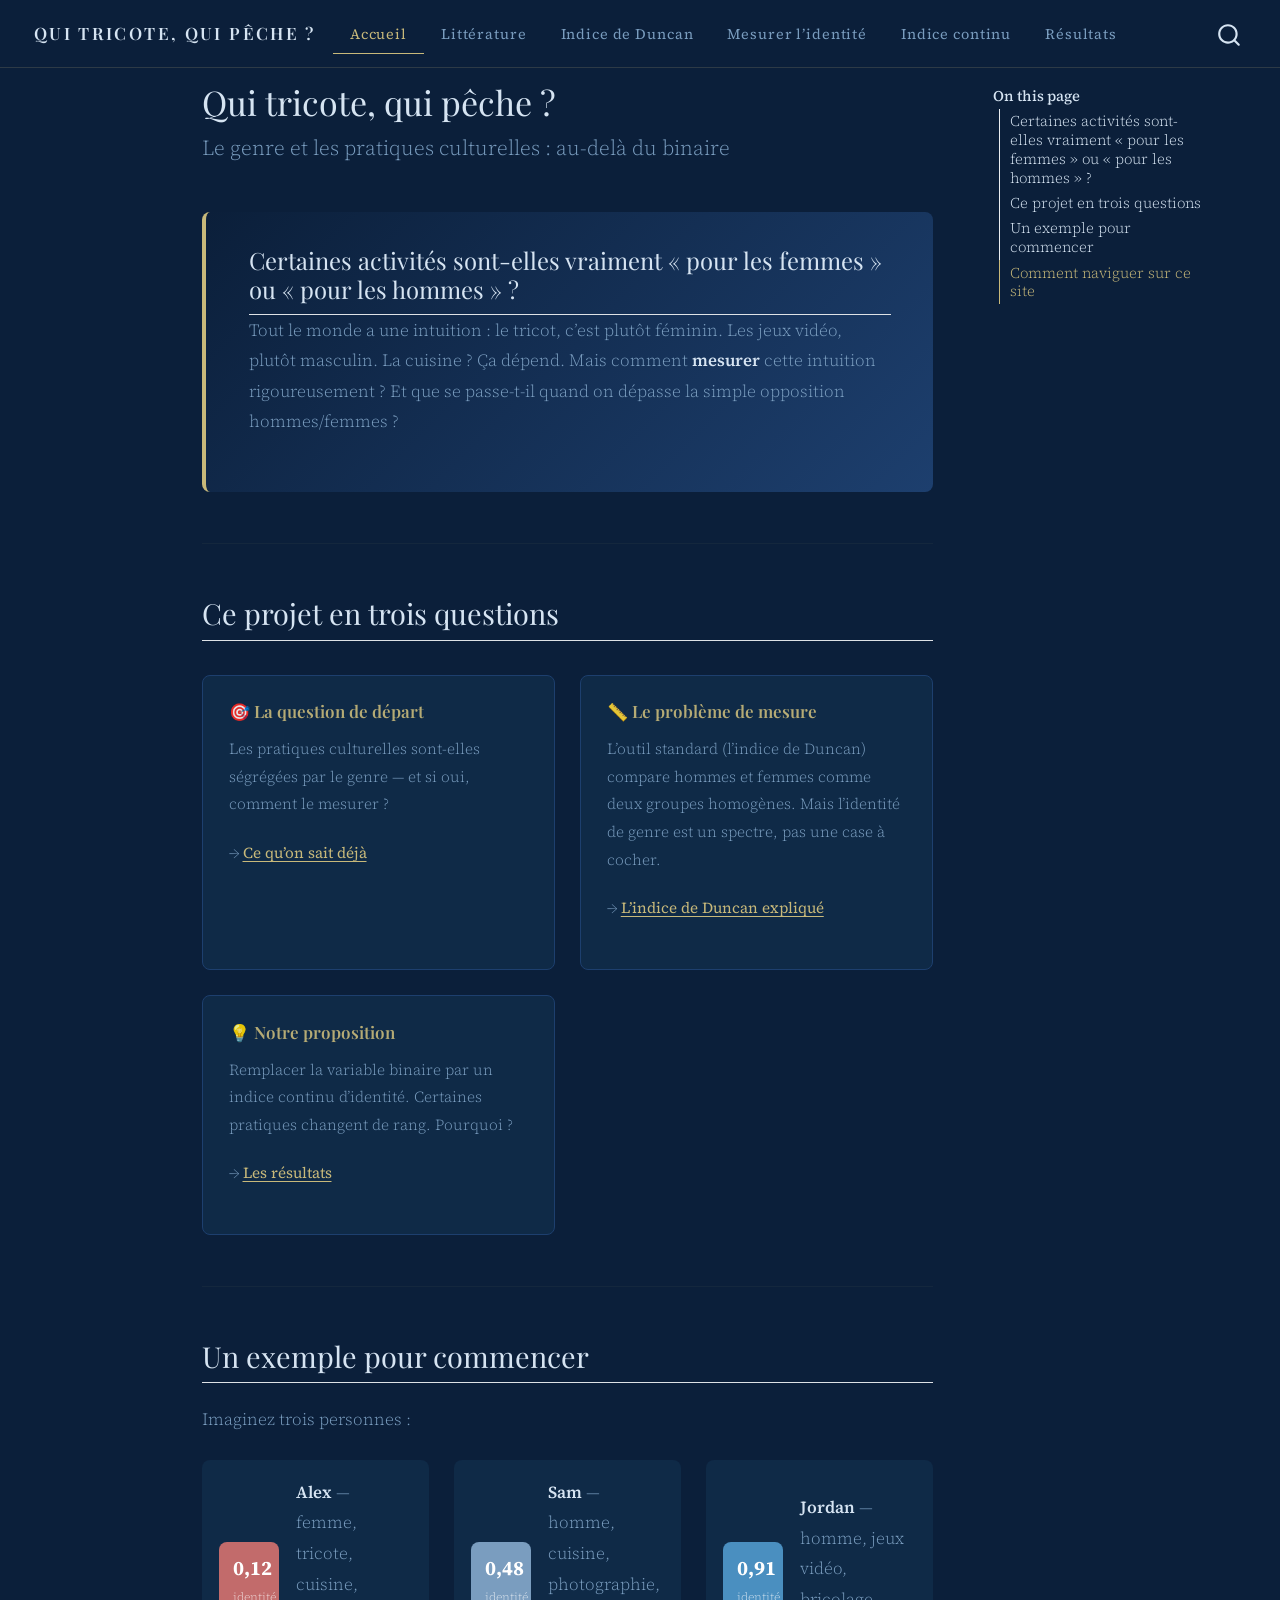
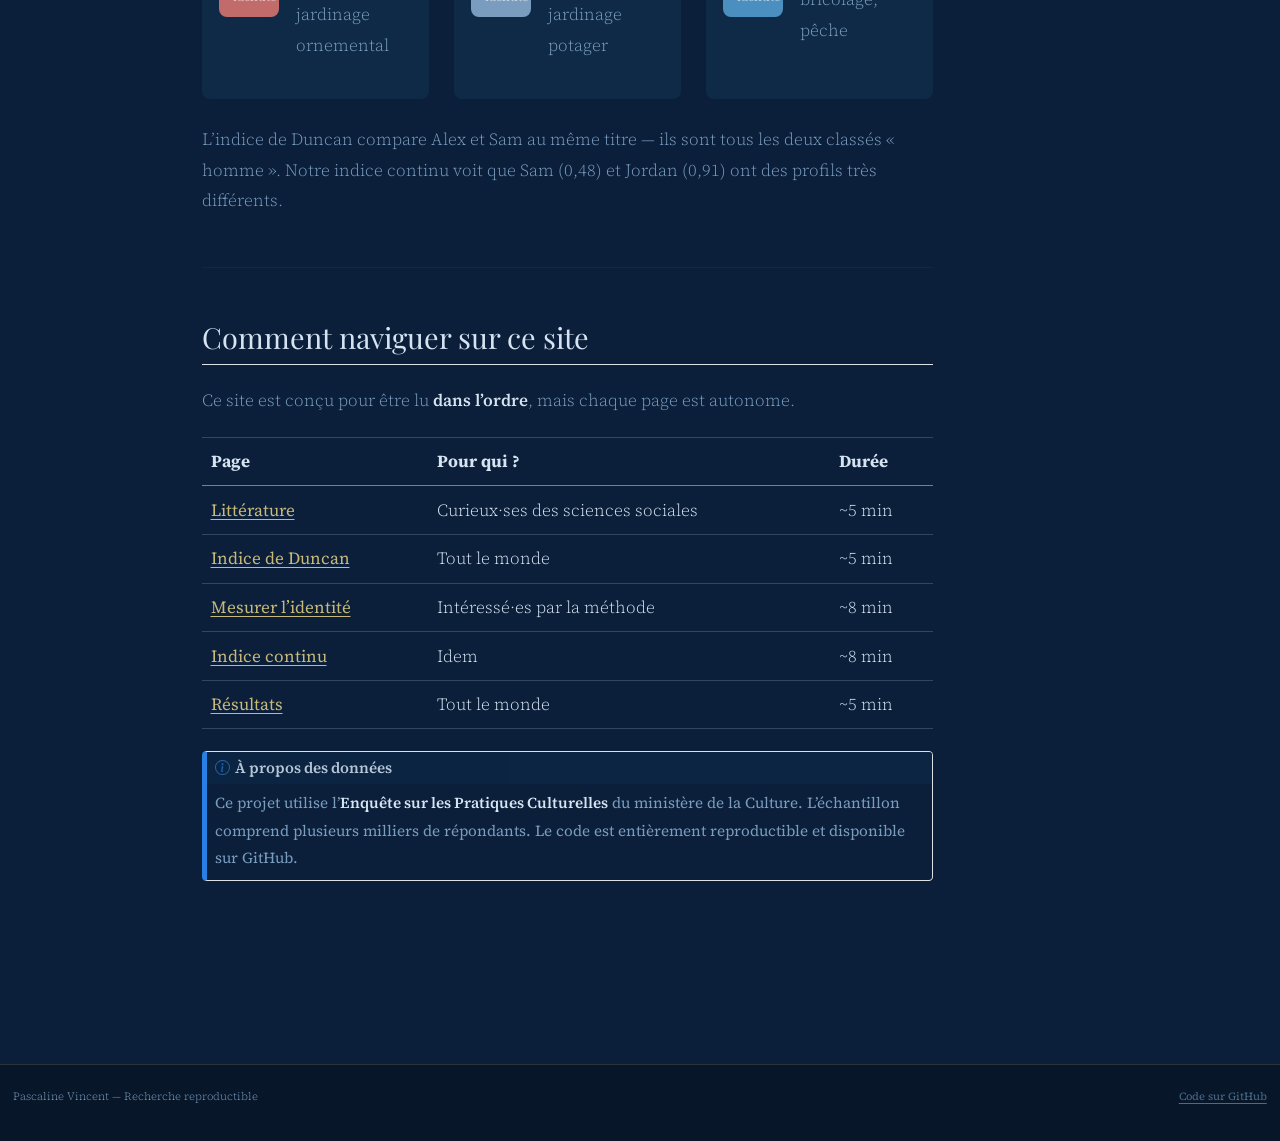
<file: docs/index.html>
<!DOCTYPE html>
<html xmlns="http://www.w3.org/1999/xhtml" lang="en" xml:lang="en"><head>

<meta charset="utf-8">
<meta name="generator" content="quarto-1.8.25">

<meta name="viewport" content="width=device-width, initial-scale=1.0, user-scalable=yes">


<title>Qui tricote, qui pêche ?</title>
<style>
code{white-space: pre-wrap;}
span.smallcaps{font-variant: small-caps;}
div.columns{display: flex; gap: min(4vw, 1.5em);}
div.column{flex: auto; overflow-x: auto;}
div.hanging-indent{margin-left: 1.5em; text-indent: -1.5em;}
ul.task-list{list-style: none;}
ul.task-list li input[type="checkbox"] {
  width: 0.8em;
  margin: 0 0.8em 0.2em -1em; /* quarto-specific, see https://github.com/quarto-dev/quarto-cli/issues/4556 */ 
  vertical-align: middle;
}
</style>


<script src="site_libs/quarto-nav/quarto-nav.js"></script>
<script src="site_libs/quarto-nav/headroom.min.js"></script>
<script src="site_libs/clipboard/clipboard.min.js"></script>
<script src="site_libs/quarto-search/autocomplete.umd.js"></script>
<script src="site_libs/quarto-search/fuse.min.js"></script>
<script src="site_libs/quarto-search/quarto-search.js"></script>
<meta name="quarto:offset" content="./">
<script src="site_libs/quarto-html/quarto.js" type="module"></script>
<script src="site_libs/quarto-html/tabsets/tabsets.js" type="module"></script>
<script src="site_libs/quarto-html/axe/axe-check.js" type="module"></script>
<script src="site_libs/quarto-html/popper.min.js"></script>
<script src="site_libs/quarto-html/tippy.umd.min.js"></script>
<script src="site_libs/quarto-html/anchor.min.js"></script>
<link href="site_libs/quarto-html/tippy.css" rel="stylesheet">
<link href="site_libs/quarto-html/quarto-syntax-highlighting-dark-707d8167ce6003fca903bfe2be84ab7f.css" rel="stylesheet" id="quarto-text-highlighting-styles">
<script src="site_libs/bootstrap/bootstrap.min.js"></script>
<link href="site_libs/bootstrap/bootstrap-icons.css" rel="stylesheet">
<link href="site_libs/bootstrap/bootstrap-16a32a4bcd54b291b68a782817ee74a0.min.css" rel="stylesheet" append-hash="true" id="quarto-bootstrap" data-mode="dark">
<script id="quarto-search-options" type="application/json">{
  "location": "navbar",
  "copy-button": false,
  "collapse-after": 3,
  "panel-placement": "end",
  "type": "overlay",
  "limit": 50,
  "keyboard-shortcut": [
    "f",
    "/",
    "s"
  ],
  "show-item-context": false,
  "language": {
    "search-no-results-text": "No results",
    "search-matching-documents-text": "matching documents",
    "search-copy-link-title": "Copy link to search",
    "search-hide-matches-text": "Hide additional matches",
    "search-more-match-text": "more match in this document",
    "search-more-matches-text": "more matches in this document",
    "search-clear-button-title": "Clear",
    "search-text-placeholder": "",
    "search-detached-cancel-button-title": "Cancel",
    "search-submit-button-title": "Submit",
    "search-label": "Search"
  }
}</script>
<style>html{ scroll-behavior: smooth; }</style>
<link rel="preconnect" href="https://fonts.googleapis.com">
<link href="https://fonts.googleapis.com/css2?family=Playfair+Display:ital,wght@0,600;1,400&amp;family=Source+Serif+4:opsz,wght@8..60,300;8..60,400&amp;family=IBM+Plex+Mono:wght@400&amp;display=swap" rel="stylesheet">


</head>

<body class="nav-fixed quarto-light">

<div id="quarto-search-results"></div>
  <header id="quarto-header" class="headroom fixed-top">
    <nav class="navbar navbar-expand-lg " data-bs-theme="dark">
      <div class="navbar-container container-fluid">
      <div class="navbar-brand-container mx-auto">
    <a href="./index.html" class="navbar-brand navbar-brand-logo">
    </a>
    <a class="navbar-brand" href="./index.html">
    <span class="navbar-title">Qui tricote, qui pêche ?</span>
    </a>
  </div>
            <div id="quarto-search" class="" title="Search"></div>
          <button class="navbar-toggler" type="button" data-bs-toggle="collapse" data-bs-target="#navbarCollapse" aria-controls="navbarCollapse" role="menu" aria-expanded="false" aria-label="Toggle navigation" onclick="if (window.quartoToggleHeadroom) { window.quartoToggleHeadroom(); }">
  <span class="navbar-toggler-icon"></span>
</button>
          <div class="collapse navbar-collapse" id="navbarCollapse">
            <ul class="navbar-nav navbar-nav-scroll me-auto">
  <li class="nav-item">
    <a class="nav-link active" href="./index.html" aria-current="page"> 
<span class="menu-text">Accueil</span></a>
  </li>  
  <li class="nav-item">
    <a class="nav-link" href="./litterature.html"> 
<span class="menu-text">Littérature</span></a>
  </li>  
  <li class="nav-item">
    <a class="nav-link" href="./duncan.html"> 
<span class="menu-text">Indice de Duncan</span></a>
  </li>  
  <li class="nav-item">
    <a class="nav-link" href="./identite.html"> 
<span class="menu-text">Mesurer l’identité</span></a>
  </li>  
  <li class="nav-item">
    <a class="nav-link" href="./indice-continu.html"> 
<span class="menu-text">Indice continu</span></a>
  </li>  
  <li class="nav-item">
    <a class="nav-link" href="./resultats.html"> 
<span class="menu-text">Résultats</span></a>
  </li>  
</ul>
          </div> <!-- /navcollapse -->
            <div class="quarto-navbar-tools">
</div>
      </div> <!-- /container-fluid -->
    </nav>
</header>
<!-- content -->
<div id="quarto-content" class="quarto-container page-columns page-rows-contents page-layout-article page-navbar">
<!-- sidebar -->
<!-- margin-sidebar -->
    <div id="quarto-margin-sidebar" class="sidebar margin-sidebar">
        <nav id="TOC" role="doc-toc" class="toc-active">
    <h2 id="toc-title">On this page</h2>
   
  <ul class="collapse">
  <li><a href="#certaines-activités-sont-elles-vraiment-pour-les-femmes-ou-pour-les-hommes" id="toc-certaines-activités-sont-elles-vraiment-pour-les-femmes-ou-pour-les-hommes" class="nav-link active" data-scroll-target="#certaines-activités-sont-elles-vraiment-pour-les-femmes-ou-pour-les-hommes">Certaines activités sont-elles vraiment « pour les femmes » ou « pour les hommes » ?</a></li>
  <li><a href="#ce-projet-en-trois-questions" id="toc-ce-projet-en-trois-questions" class="nav-link" data-scroll-target="#ce-projet-en-trois-questions">Ce projet en trois questions</a></li>
  <li><a href="#un-exemple-pour-commencer" id="toc-un-exemple-pour-commencer" class="nav-link" data-scroll-target="#un-exemple-pour-commencer">Un exemple pour commencer</a></li>
  <li><a href="#comment-naviguer-sur-ce-site" id="toc-comment-naviguer-sur-ce-site" class="nav-link" data-scroll-target="#comment-naviguer-sur-ce-site">Comment naviguer sur ce site</a></li>
  </ul>
</nav>
    </div>
<!-- main -->
<main class="content" id="quarto-document-content">

<header id="title-block-header" class="quarto-title-block default">
<div class="quarto-title">
<h1 class="title">Qui tricote, qui pêche ?</h1>
<p class="subtitle lead">Le genre et les pratiques culturelles : au-delà du binaire</p>
</div>



<div class="quarto-title-meta">

    
  
    
  </div>
  


</header>


<section id="certaines-activités-sont-elles-vraiment-pour-les-femmes-ou-pour-les-hommes" class="level2 hero-banner">
<h2 class="anchored" data-anchor-id="certaines-activités-sont-elles-vraiment-pour-les-femmes-ou-pour-les-hommes">Certaines activités sont-elles vraiment « pour les femmes » ou « pour les hommes » ?</h2>
<p>Tout le monde a une intuition : le tricot, c’est plutôt féminin. Les jeux vidéo, plutôt masculin. La cuisine ? Ça dépend. Mais comment <strong>mesurer</strong> cette intuition rigoureusement ? Et que se passe-t-il quand on dépasse la simple opposition hommes/femmes ?</p>
</section>
<hr>
<section id="ce-projet-en-trois-questions" class="level2">
<h2 class="anchored" data-anchor-id="ce-projet-en-trois-questions">Ce projet en trois questions</h2>
<div class="card-grid">
<section id="la-question-de-départ" class="level3 card">
<h3 class="anchored" data-anchor-id="la-question-de-départ">🎯 La question de départ</h3>
<p>Les pratiques culturelles sont-elles ségrégées par le genre — et si oui, comment le mesurer ?</p>
<p>→ <a href="./litterature.html">Ce qu’on sait déjà</a></p>
</section>
<section id="le-problème-de-mesure" class="level3 card">
<h3 class="anchored" data-anchor-id="le-problème-de-mesure">📏 Le problème de mesure</h3>
<p>L’outil standard (l’indice de Duncan) compare hommes et femmes comme deux groupes homogènes. Mais l’identité de genre est un spectre, pas une case à cocher.</p>
<p>→ <a href="./duncan.html">L’indice de Duncan expliqué</a></p>
</section>
<section id="notre-proposition" class="level3 card">
<h3 class="anchored" data-anchor-id="notre-proposition">💡 Notre proposition</h3>
<p>Remplacer la variable binaire par un indice continu d’identité. Certaines pratiques changent de rang. Pourquoi ?</p>
<p>→ <a href="./resultats.html">Les résultats</a></p>
</section>
</div>
<hr>
</section>
<section id="un-exemple-pour-commencer" class="level2">
<h2 class="anchored" data-anchor-id="un-exemple-pour-commencer">Un exemple pour commencer</h2>
<p>Imaginez trois personnes :</p>
<div class="example-personas">
  <div class="persona">
    <div class="persona-score" style="background: #C26B6B;">
      <span class="score-val">0,12</span>
      <span class="score-label">identité</span>
    </div>
    <p><strong>Alex</strong> — femme, tricote, cuisine, jardinage ornemental</p>
  </div>
  <div class="persona">
    <div class="persona-score" style="background: #7A9DBF;">
      <span class="score-val">0,48</span>
      <span class="score-label">identité</span>
    </div>
    <p><strong>Sam</strong> — homme, cuisine, photographie, jardinage potager</p>
  </div>
  <div class="persona">
    <div class="persona-score" style="background: #4A8FC0;">
      <span class="score-val">0,91</span>
      <span class="score-label">identité</span>
    </div>
    <p><strong>Jordan</strong> — homme, jeux vidéo, bricolage, pêche</p>
  </div>
</div>
<p>L’indice de Duncan compare Alex et Sam au même titre — ils sont tous les deux classés « homme ». Notre indice continu voit que Sam (0,48) et Jordan (0,91) ont des profils très différents.</p>
<hr>
</section>
<section id="comment-naviguer-sur-ce-site" class="level2">
<h2 class="anchored" data-anchor-id="comment-naviguer-sur-ce-site">Comment naviguer sur ce site</h2>
<p>Ce site est conçu pour être lu <strong>dans l’ordre</strong>, mais chaque page est autonome.</p>
<table class="caption-top table">
<thead>
<tr class="header">
<th>Page</th>
<th>Pour qui ?</th>
<th>Durée</th>
</tr>
</thead>
<tbody>
<tr class="odd">
<td><a href="./litterature.html">Littérature</a></td>
<td>Curieux·ses des sciences sociales</td>
<td>~5 min</td>
</tr>
<tr class="even">
<td><a href="./duncan.html">Indice de Duncan</a></td>
<td>Tout le monde</td>
<td>~5 min</td>
</tr>
<tr class="odd">
<td><a href="./identite.html">Mesurer l’identité</a></td>
<td>Intéressé·es par la méthode</td>
<td>~8 min</td>
</tr>
<tr class="even">
<td><a href="./indice-continu.html">Indice continu</a></td>
<td>Idem</td>
<td>~8 min</td>
</tr>
<tr class="odd">
<td><a href="./resultats.html">Résultats</a></td>
<td>Tout le monde</td>
<td>~5 min</td>
</tr>
</tbody>
</table>
<div class="callout callout-style-default callout-note callout-titled">
<div class="callout-header d-flex align-content-center">
<div class="callout-icon-container">
<i class="callout-icon"></i>
</div>
<div class="callout-title-container flex-fill">
<span class="screen-reader-only">Note</span>À propos des données
</div>
</div>
<div class="callout-body-container callout-body">
<p>Ce projet utilise l’<strong>Enquête sur les Pratiques Culturelles</strong> du ministère de la Culture. L’échantillon comprend plusieurs milliers de répondants. Le code est entièrement reproductible et disponible sur GitHub.</p>
</div>
</div>


</section>

</main> <!-- /main -->
<script id="quarto-html-after-body" type="application/javascript">
  window.document.addEventListener("DOMContentLoaded", function (event) {
    const icon = "";
    const anchorJS = new window.AnchorJS();
    anchorJS.options = {
      placement: 'right',
      icon: icon
    };
    anchorJS.add('.anchored');
    const isCodeAnnotation = (el) => {
      for (const clz of el.classList) {
        if (clz.startsWith('code-annotation-')) {                     
          return true;
        }
      }
      return false;
    }
    const onCopySuccess = function(e) {
      // button target
      const button = e.trigger;
      // don't keep focus
      button.blur();
      // flash "checked"
      button.classList.add('code-copy-button-checked');
      var currentTitle = button.getAttribute("title");
      button.setAttribute("title", "Copied!");
      let tooltip;
      if (window.bootstrap) {
        button.setAttribute("data-bs-toggle", "tooltip");
        button.setAttribute("data-bs-placement", "left");
        button.setAttribute("data-bs-title", "Copied!");
        tooltip = new bootstrap.Tooltip(button, 
          { trigger: "manual", 
            customClass: "code-copy-button-tooltip",
            offset: [0, -8]});
        tooltip.show();    
      }
      setTimeout(function() {
        if (tooltip) {
          tooltip.hide();
          button.removeAttribute("data-bs-title");
          button.removeAttribute("data-bs-toggle");
          button.removeAttribute("data-bs-placement");
        }
        button.setAttribute("title", currentTitle);
        button.classList.remove('code-copy-button-checked');
      }, 1000);
      // clear code selection
      e.clearSelection();
    }
    const getTextToCopy = function(trigger) {
      const outerScaffold = trigger.parentElement.cloneNode(true);
      const codeEl = outerScaffold.querySelector('code');
      for (const childEl of codeEl.children) {
        if (isCodeAnnotation(childEl)) {
          childEl.remove();
        }
      }
      return codeEl.innerText;
    }
    const clipboard = new window.ClipboardJS('.code-copy-button:not([data-in-quarto-modal])', {
      text: getTextToCopy
    });
    clipboard.on('success', onCopySuccess);
    if (window.document.getElementById('quarto-embedded-source-code-modal')) {
      const clipboardModal = new window.ClipboardJS('.code-copy-button[data-in-quarto-modal]', {
        text: getTextToCopy,
        container: window.document.getElementById('quarto-embedded-source-code-modal')
      });
      clipboardModal.on('success', onCopySuccess);
    }
      var localhostRegex = new RegExp(/^(?:http|https):\/\/localhost\:?[0-9]*\//);
      var mailtoRegex = new RegExp(/^mailto:/);
        var filterRegex = new RegExp('/' + window.location.host + '/');
      var isInternal = (href) => {
          return filterRegex.test(href) || localhostRegex.test(href) || mailtoRegex.test(href);
      }
      // Inspect non-navigation links and adorn them if external
     var links = window.document.querySelectorAll('a[href]:not(.nav-link):not(.navbar-brand):not(.toc-action):not(.sidebar-link):not(.sidebar-item-toggle):not(.pagination-link):not(.no-external):not([aria-hidden]):not(.dropdown-item):not(.quarto-navigation-tool):not(.about-link)');
      for (var i=0; i<links.length; i++) {
        const link = links[i];
        if (!isInternal(link.href)) {
          // undo the damage that might have been done by quarto-nav.js in the case of
          // links that we want to consider external
          if (link.dataset.originalHref !== undefined) {
            link.href = link.dataset.originalHref;
          }
        }
      }
    function tippyHover(el, contentFn, onTriggerFn, onUntriggerFn) {
      const config = {
        allowHTML: true,
        maxWidth: 500,
        delay: 100,
        arrow: false,
        appendTo: function(el) {
            return el.parentElement;
        },
        interactive: true,
        interactiveBorder: 10,
        theme: 'quarto',
        placement: 'bottom-start',
      };
      if (contentFn) {
        config.content = contentFn;
      }
      if (onTriggerFn) {
        config.onTrigger = onTriggerFn;
      }
      if (onUntriggerFn) {
        config.onUntrigger = onUntriggerFn;
      }
      window.tippy(el, config); 
    }
    const noterefs = window.document.querySelectorAll('a[role="doc-noteref"]');
    for (var i=0; i<noterefs.length; i++) {
      const ref = noterefs[i];
      tippyHover(ref, function() {
        // use id or data attribute instead here
        let href = ref.getAttribute('data-footnote-href') || ref.getAttribute('href');
        try { href = new URL(href).hash; } catch {}
        const id = href.replace(/^#\/?/, "");
        const note = window.document.getElementById(id);
        if (note) {
          return note.innerHTML;
        } else {
          return "";
        }
      });
    }
    const xrefs = window.document.querySelectorAll('a.quarto-xref');
    const processXRef = (id, note) => {
      // Strip column container classes
      const stripColumnClz = (el) => {
        el.classList.remove("page-full", "page-columns");
        if (el.children) {
          for (const child of el.children) {
            stripColumnClz(child);
          }
        }
      }
      stripColumnClz(note)
      if (id === null || id.startsWith('sec-')) {
        // Special case sections, only their first couple elements
        const container = document.createElement("div");
        if (note.children && note.children.length > 2) {
          container.appendChild(note.children[0].cloneNode(true));
          for (let i = 1; i < note.children.length; i++) {
            const child = note.children[i];
            if (child.tagName === "P" && child.innerText === "") {
              continue;
            } else {
              container.appendChild(child.cloneNode(true));
              break;
            }
          }
          if (window.Quarto?.typesetMath) {
            window.Quarto.typesetMath(container);
          }
          return container.innerHTML
        } else {
          if (window.Quarto?.typesetMath) {
            window.Quarto.typesetMath(note);
          }
          return note.innerHTML;
        }
      } else {
        // Remove any anchor links if they are present
        const anchorLink = note.querySelector('a.anchorjs-link');
        if (anchorLink) {
          anchorLink.remove();
        }
        if (window.Quarto?.typesetMath) {
          window.Quarto.typesetMath(note);
        }
        if (note.classList.contains("callout")) {
          return note.outerHTML;
        } else {
          return note.innerHTML;
        }
      }
    }
    for (var i=0; i<xrefs.length; i++) {
      const xref = xrefs[i];
      tippyHover(xref, undefined, function(instance) {
        instance.disable();
        let url = xref.getAttribute('href');
        let hash = undefined; 
        if (url.startsWith('#')) {
          hash = url;
        } else {
          try { hash = new URL(url).hash; } catch {}
        }
        if (hash) {
          const id = hash.replace(/^#\/?/, "");
          const note = window.document.getElementById(id);
          if (note !== null) {
            try {
              const html = processXRef(id, note.cloneNode(true));
              instance.setContent(html);
            } finally {
              instance.enable();
              instance.show();
            }
          } else {
            // See if we can fetch this
            fetch(url.split('#')[0])
            .then(res => res.text())
            .then(html => {
              const parser = new DOMParser();
              const htmlDoc = parser.parseFromString(html, "text/html");
              const note = htmlDoc.getElementById(id);
              if (note !== null) {
                const html = processXRef(id, note);
                instance.setContent(html);
              } 
            }).finally(() => {
              instance.enable();
              instance.show();
            });
          }
        } else {
          // See if we can fetch a full url (with no hash to target)
          // This is a special case and we should probably do some content thinning / targeting
          fetch(url)
          .then(res => res.text())
          .then(html => {
            const parser = new DOMParser();
            const htmlDoc = parser.parseFromString(html, "text/html");
            const note = htmlDoc.querySelector('main.content');
            if (note !== null) {
              // This should only happen for chapter cross references
              // (since there is no id in the URL)
              // remove the first header
              if (note.children.length > 0 && note.children[0].tagName === "HEADER") {
                note.children[0].remove();
              }
              const html = processXRef(null, note);
              instance.setContent(html);
            } 
          }).finally(() => {
            instance.enable();
            instance.show();
          });
        }
      }, function(instance) {
      });
    }
        let selectedAnnoteEl;
        const selectorForAnnotation = ( cell, annotation) => {
          let cellAttr = 'data-code-cell="' + cell + '"';
          let lineAttr = 'data-code-annotation="' +  annotation + '"';
          const selector = 'span[' + cellAttr + '][' + lineAttr + ']';
          return selector;
        }
        const selectCodeLines = (annoteEl) => {
          const doc = window.document;
          const targetCell = annoteEl.getAttribute("data-target-cell");
          const targetAnnotation = annoteEl.getAttribute("data-target-annotation");
          const annoteSpan = window.document.querySelector(selectorForAnnotation(targetCell, targetAnnotation));
          const lines = annoteSpan.getAttribute("data-code-lines").split(",");
          const lineIds = lines.map((line) => {
            return targetCell + "-" + line;
          })
          let top = null;
          let height = null;
          let parent = null;
          if (lineIds.length > 0) {
              //compute the position of the single el (top and bottom and make a div)
              const el = window.document.getElementById(lineIds[0]);
              top = el.offsetTop;
              height = el.offsetHeight;
              parent = el.parentElement.parentElement;
            if (lineIds.length > 1) {
              const lastEl = window.document.getElementById(lineIds[lineIds.length - 1]);
              const bottom = lastEl.offsetTop + lastEl.offsetHeight;
              height = bottom - top;
            }
            if (top !== null && height !== null && parent !== null) {
              // cook up a div (if necessary) and position it 
              let div = window.document.getElementById("code-annotation-line-highlight");
              if (div === null) {
                div = window.document.createElement("div");
                div.setAttribute("id", "code-annotation-line-highlight");
                div.style.position = 'absolute';
                parent.appendChild(div);
              }
              div.style.top = top - 2 + "px";
              div.style.height = height + 4 + "px";
              div.style.left = 0;
              let gutterDiv = window.document.getElementById("code-annotation-line-highlight-gutter");
              if (gutterDiv === null) {
                gutterDiv = window.document.createElement("div");
                gutterDiv.setAttribute("id", "code-annotation-line-highlight-gutter");
                gutterDiv.style.position = 'absolute';
                const codeCell = window.document.getElementById(targetCell);
                const gutter = codeCell.querySelector('.code-annotation-gutter');
                gutter.appendChild(gutterDiv);
              }
              gutterDiv.style.top = top - 2 + "px";
              gutterDiv.style.height = height + 4 + "px";
            }
            selectedAnnoteEl = annoteEl;
          }
        };
        const unselectCodeLines = () => {
          const elementsIds = ["code-annotation-line-highlight", "code-annotation-line-highlight-gutter"];
          elementsIds.forEach((elId) => {
            const div = window.document.getElementById(elId);
            if (div) {
              div.remove();
            }
          });
          selectedAnnoteEl = undefined;
        };
          // Handle positioning of the toggle
      window.addEventListener(
        "resize",
        throttle(() => {
          elRect = undefined;
          if (selectedAnnoteEl) {
            selectCodeLines(selectedAnnoteEl);
          }
        }, 10)
      );
      function throttle(fn, ms) {
      let throttle = false;
      let timer;
        return (...args) => {
          if(!throttle) { // first call gets through
              fn.apply(this, args);
              throttle = true;
          } else { // all the others get throttled
              if(timer) clearTimeout(timer); // cancel #2
              timer = setTimeout(() => {
                fn.apply(this, args);
                timer = throttle = false;
              }, ms);
          }
        };
      }
        // Attach click handler to the DT
        const annoteDls = window.document.querySelectorAll('dt[data-target-cell]');
        for (const annoteDlNode of annoteDls) {
          annoteDlNode.addEventListener('click', (event) => {
            const clickedEl = event.target;
            if (clickedEl !== selectedAnnoteEl) {
              unselectCodeLines();
              const activeEl = window.document.querySelector('dt[data-target-cell].code-annotation-active');
              if (activeEl) {
                activeEl.classList.remove('code-annotation-active');
              }
              selectCodeLines(clickedEl);
              clickedEl.classList.add('code-annotation-active');
            } else {
              // Unselect the line
              unselectCodeLines();
              clickedEl.classList.remove('code-annotation-active');
            }
          });
        }
    const findCites = (el) => {
      const parentEl = el.parentElement;
      if (parentEl) {
        const cites = parentEl.dataset.cites;
        if (cites) {
          return {
            el,
            cites: cites.split(' ')
          };
        } else {
          return findCites(el.parentElement)
        }
      } else {
        return undefined;
      }
    };
    var bibliorefs = window.document.querySelectorAll('a[role="doc-biblioref"]');
    for (var i=0; i<bibliorefs.length; i++) {
      const ref = bibliorefs[i];
      const citeInfo = findCites(ref);
      if (citeInfo) {
        tippyHover(citeInfo.el, function() {
          var popup = window.document.createElement('div');
          citeInfo.cites.forEach(function(cite) {
            var citeDiv = window.document.createElement('div');
            citeDiv.classList.add('hanging-indent');
            citeDiv.classList.add('csl-entry');
            var biblioDiv = window.document.getElementById('ref-' + cite);
            if (biblioDiv) {
              citeDiv.innerHTML = biblioDiv.innerHTML;
            }
            popup.appendChild(citeDiv);
          });
          return popup.innerHTML;
        });
      }
    }
  });
  </script>
</div> <!-- /content -->
<footer class="footer">
  <div class="nav-footer">
    <div class="nav-footer-left">
<p>Pascaline Vincent — Recherche reproductible</p>
</div>   
    <div class="nav-footer-center">
      &nbsp;
    </div>
    <div class="nav-footer-right">
<p><a href="https://github.com/pascalinevincent">Code sur GitHub</a></p>
</div>
  </div>
</footer>




<script src="site_libs/quarto-html/zenscroll-min.js"></script>
</body></html>
</file>
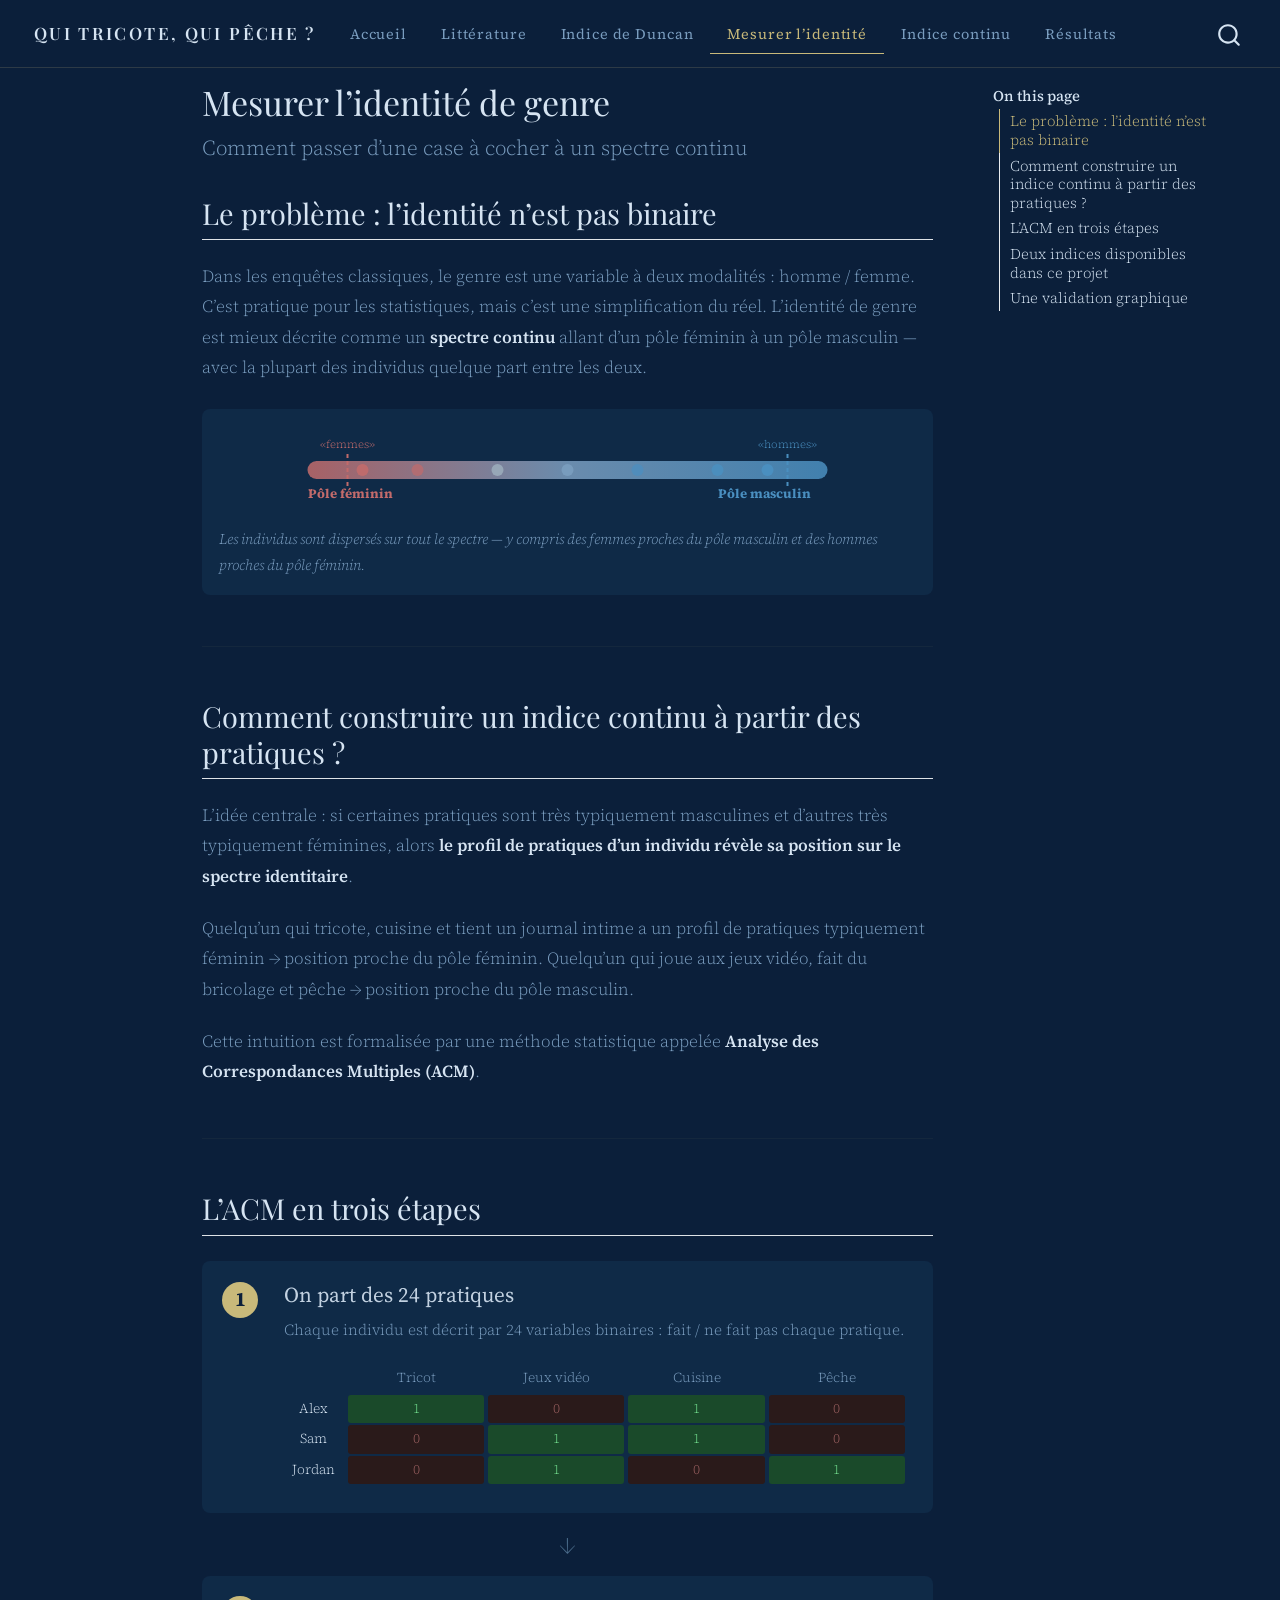
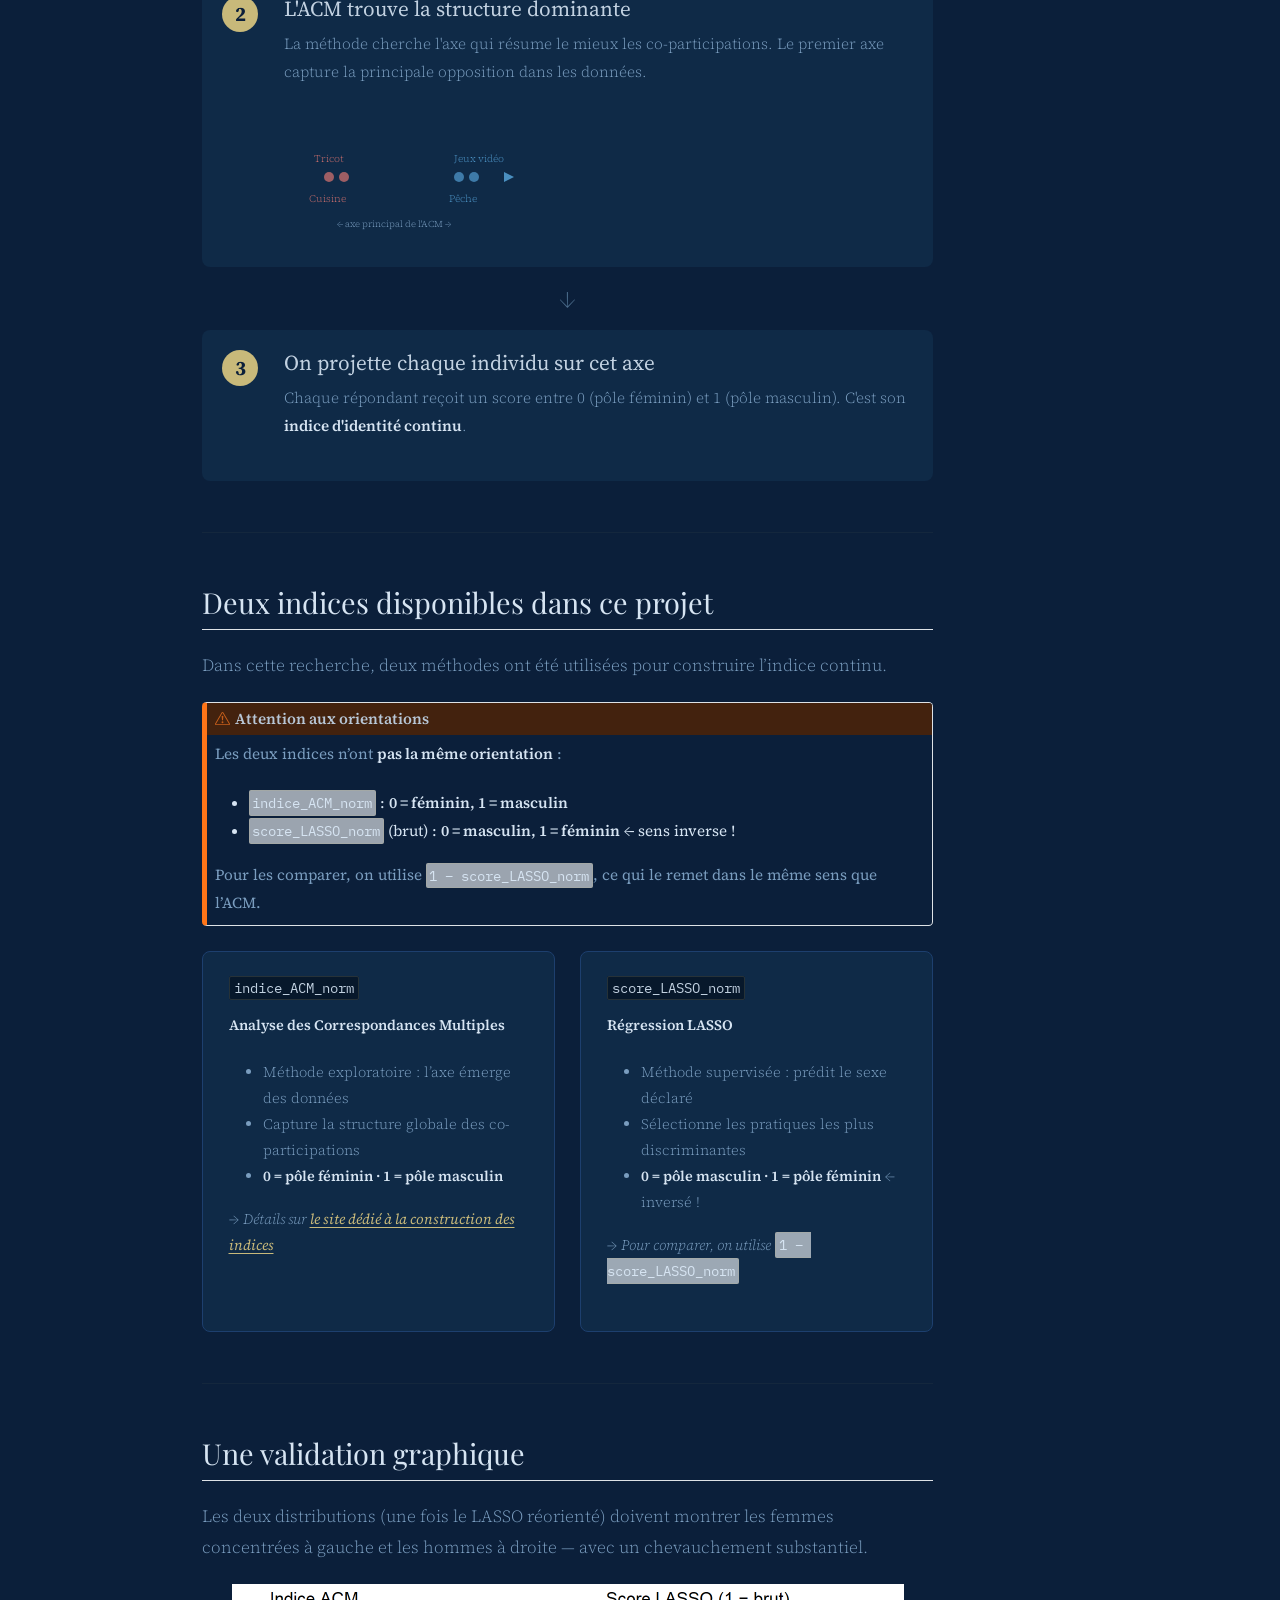
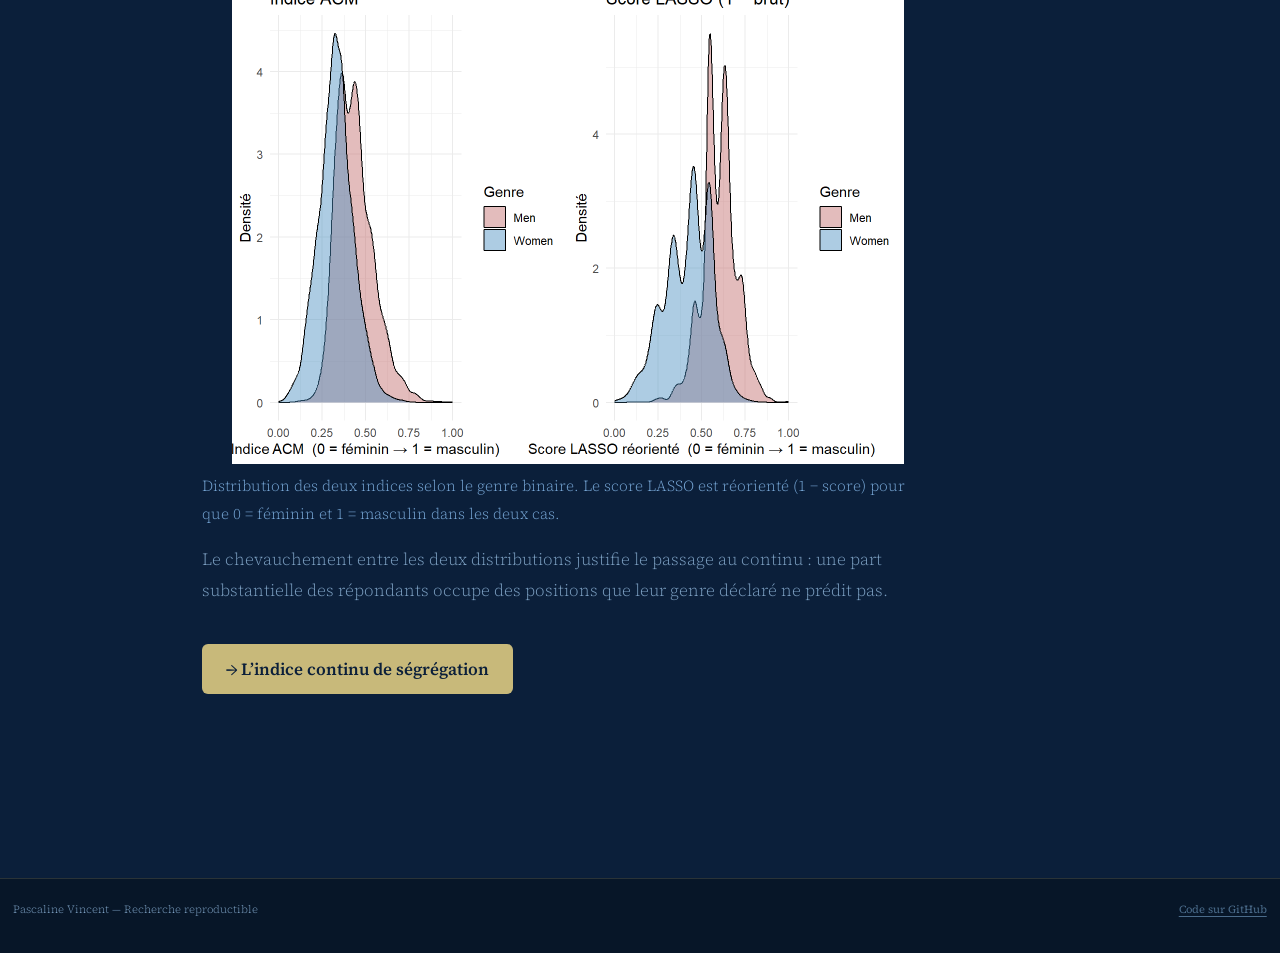
<file: docs/identite.html>
<!DOCTYPE html>
<html xmlns="http://www.w3.org/1999/xhtml" lang="en" xml:lang="en"><head>

<meta charset="utf-8">
<meta name="generator" content="quarto-1.8.25">

<meta name="viewport" content="width=device-width, initial-scale=1.0, user-scalable=yes">


<title>Mesurer l’identité de genre – Qui tricote, qui pêche ?</title>
<style>
code{white-space: pre-wrap;}
span.smallcaps{font-variant: small-caps;}
div.columns{display: flex; gap: min(4vw, 1.5em);}
div.column{flex: auto; overflow-x: auto;}
div.hanging-indent{margin-left: 1.5em; text-indent: -1.5em;}
ul.task-list{list-style: none;}
ul.task-list li input[type="checkbox"] {
  width: 0.8em;
  margin: 0 0.8em 0.2em -1em; /* quarto-specific, see https://github.com/quarto-dev/quarto-cli/issues/4556 */ 
  vertical-align: middle;
}
</style>


<script src="site_libs/quarto-nav/quarto-nav.js"></script>
<script src="site_libs/quarto-nav/headroom.min.js"></script>
<script src="site_libs/clipboard/clipboard.min.js"></script>
<script src="site_libs/quarto-search/autocomplete.umd.js"></script>
<script src="site_libs/quarto-search/fuse.min.js"></script>
<script src="site_libs/quarto-search/quarto-search.js"></script>
<meta name="quarto:offset" content="./">
<script src="site_libs/quarto-html/quarto.js" type="module"></script>
<script src="site_libs/quarto-html/tabsets/tabsets.js" type="module"></script>
<script src="site_libs/quarto-html/axe/axe-check.js" type="module"></script>
<script src="site_libs/quarto-html/popper.min.js"></script>
<script src="site_libs/quarto-html/tippy.umd.min.js"></script>
<script src="site_libs/quarto-html/anchor.min.js"></script>
<link href="site_libs/quarto-html/tippy.css" rel="stylesheet">
<link href="site_libs/quarto-html/quarto-syntax-highlighting-dark-707d8167ce6003fca903bfe2be84ab7f.css" rel="stylesheet" id="quarto-text-highlighting-styles">
<script src="site_libs/bootstrap/bootstrap.min.js"></script>
<link href="site_libs/bootstrap/bootstrap-icons.css" rel="stylesheet">
<link href="site_libs/bootstrap/bootstrap-16a32a4bcd54b291b68a782817ee74a0.min.css" rel="stylesheet" append-hash="true" id="quarto-bootstrap" data-mode="dark">
<script id="quarto-search-options" type="application/json">{
  "location": "navbar",
  "copy-button": false,
  "collapse-after": 3,
  "panel-placement": "end",
  "type": "overlay",
  "limit": 50,
  "keyboard-shortcut": [
    "f",
    "/",
    "s"
  ],
  "show-item-context": false,
  "language": {
    "search-no-results-text": "No results",
    "search-matching-documents-text": "matching documents",
    "search-copy-link-title": "Copy link to search",
    "search-hide-matches-text": "Hide additional matches",
    "search-more-match-text": "more match in this document",
    "search-more-matches-text": "more matches in this document",
    "search-clear-button-title": "Clear",
    "search-text-placeholder": "",
    "search-detached-cancel-button-title": "Cancel",
    "search-submit-button-title": "Submit",
    "search-label": "Search"
  }
}</script>
<style>html{ scroll-behavior: smooth; }</style>
<link rel="preconnect" href="https://fonts.googleapis.com">
<link href="https://fonts.googleapis.com/css2?family=Playfair+Display:ital,wght@0,600;1,400&amp;family=Source+Serif+4:opsz,wght@8..60,300;8..60,400&amp;family=IBM+Plex+Mono:wght@400&amp;display=swap" rel="stylesheet">


</head>

<body class="nav-fixed quarto-light">

<div id="quarto-search-results"></div>
  <header id="quarto-header" class="headroom fixed-top">
    <nav class="navbar navbar-expand-lg " data-bs-theme="dark">
      <div class="navbar-container container-fluid">
      <div class="navbar-brand-container mx-auto">
    <a href="./index.html" class="navbar-brand navbar-brand-logo">
    </a>
    <a class="navbar-brand" href="./index.html">
    <span class="navbar-title">Qui tricote, qui pêche ?</span>
    </a>
  </div>
            <div id="quarto-search" class="" title="Search"></div>
          <button class="navbar-toggler" type="button" data-bs-toggle="collapse" data-bs-target="#navbarCollapse" aria-controls="navbarCollapse" role="menu" aria-expanded="false" aria-label="Toggle navigation" onclick="if (window.quartoToggleHeadroom) { window.quartoToggleHeadroom(); }">
  <span class="navbar-toggler-icon"></span>
</button>
          <div class="collapse navbar-collapse" id="navbarCollapse">
            <ul class="navbar-nav navbar-nav-scroll me-auto">
  <li class="nav-item">
    <a class="nav-link" href="./index.html"> 
<span class="menu-text">Accueil</span></a>
  </li>  
  <li class="nav-item">
    <a class="nav-link" href="./litterature.html"> 
<span class="menu-text">Littérature</span></a>
  </li>  
  <li class="nav-item">
    <a class="nav-link" href="./duncan.html"> 
<span class="menu-text">Indice de Duncan</span></a>
  </li>  
  <li class="nav-item">
    <a class="nav-link active" href="./identite.html" aria-current="page"> 
<span class="menu-text">Mesurer l’identité</span></a>
  </li>  
  <li class="nav-item">
    <a class="nav-link" href="./indice-continu.html"> 
<span class="menu-text">Indice continu</span></a>
  </li>  
  <li class="nav-item">
    <a class="nav-link" href="./resultats.html"> 
<span class="menu-text">Résultats</span></a>
  </li>  
</ul>
          </div> <!-- /navcollapse -->
            <div class="quarto-navbar-tools">
</div>
      </div> <!-- /container-fluid -->
    </nav>
</header>
<!-- content -->
<div id="quarto-content" class="quarto-container page-columns page-rows-contents page-layout-article page-navbar">
<!-- sidebar -->
<!-- margin-sidebar -->
    <div id="quarto-margin-sidebar" class="sidebar margin-sidebar">
        <nav id="TOC" role="doc-toc" class="toc-active">
    <h2 id="toc-title">On this page</h2>
   
  <ul class="collapse">
  <li><a href="#le-problème-lidentité-nest-pas-binaire" id="toc-le-problème-lidentité-nest-pas-binaire" class="nav-link active" data-scroll-target="#le-problème-lidentité-nest-pas-binaire">Le problème : l’identité n’est pas binaire</a></li>
  <li><a href="#comment-construire-un-indice-continu-à-partir-des-pratiques" id="toc-comment-construire-un-indice-continu-à-partir-des-pratiques" class="nav-link" data-scroll-target="#comment-construire-un-indice-continu-à-partir-des-pratiques">Comment construire un indice continu à partir des pratiques ?</a></li>
  <li><a href="#lacm-en-trois-étapes" id="toc-lacm-en-trois-étapes" class="nav-link" data-scroll-target="#lacm-en-trois-étapes">L’ACM en trois étapes</a></li>
  <li><a href="#deux-indices-disponibles-dans-ce-projet" id="toc-deux-indices-disponibles-dans-ce-projet" class="nav-link" data-scroll-target="#deux-indices-disponibles-dans-ce-projet">Deux indices disponibles dans ce projet</a></li>
  <li><a href="#une-validation-graphique" id="toc-une-validation-graphique" class="nav-link" data-scroll-target="#une-validation-graphique">Une validation graphique</a></li>
  </ul>
</nav>
    </div>
<!-- main -->
<main class="content" id="quarto-document-content">

<header id="title-block-header" class="quarto-title-block default">
<div class="quarto-title">
<h1 class="title">Mesurer l’identité de genre</h1>
<p class="subtitle lead">Comment passer d’une case à cocher à un spectre continu</p>
</div>



<div class="quarto-title-meta">

    
  
    
  </div>
  


</header>


<section id="le-problème-lidentité-nest-pas-binaire" class="level2">
<h2 class="anchored" data-anchor-id="le-problème-lidentité-nest-pas-binaire">Le problème : l’identité n’est pas binaire</h2>
<p>Dans les enquêtes classiques, le genre est une variable à deux modalités : homme / femme. C’est pratique pour les statistiques, mais c’est une simplification du réel. L’identité de genre est mieux décrite comme un <strong>spectre continu</strong> allant d’un pôle féminin à un pôle masculin — avec la plupart des individus quelque part entre les deux.</p>
<div class="spectrum-explainer">
  <svg width="100%" height="100" viewbox="0 0 600 100" preserveaspectratio="xMidYMid meet">
    <defs>
      <lineargradient id="idGrad" x1="0" x2="1" y1="0" y2="0">
        <stop offset="0%" stop-color="#C26B6B"></stop>
        <stop offset="50%" stop-color="#7A9DBF"></stop>
        <stop offset="100%" stop-color="#4A8FC0"></stop>
      </lineargradient>
    </defs>
    <rect x="40" y="35" width="520" height="18" rx="9" fill="url(#idGrad)" opacity="0.85"></rect>
    <text x="40" y="72" fill="#C26B6B" font-size="13" font-weight="bold">Pôle féminin</text>
    <text x="450" y="72" fill="#4A8FC0" font-size="13" font-weight="bold">Pôle masculin</text>
    <line x1="80" y1="28" x2="80" y2="60" stroke="#C26B6B" stroke-width="2" stroke-dasharray="4,3"></line>
    <text x="80" y="22" fill="#C26B6B" font-size="11" text-anchor="middle">«femmes»</text>
    <line x1="520" y1="28" x2="520" y2="60" stroke="#4A8FC0" stroke-width="2" stroke-dasharray="4,3"></line>
    <text x="520" y="22" fill="#4A8FC0" font-size="11" text-anchor="middle">«hommes»</text>
    <circle cx="95" cy="44" r="6" fill="#C26B6B" opacity="0.9"></circle>
    <circle cx="150" cy="44" r="6" fill="#C26B6B" opacity="0.7"></circle>
    <circle cx="230" cy="44" r="6" fill="#9AABBA" opacity="0.9"></circle>
    <circle cx="300" cy="44" r="6" fill="#7A9DBF" opacity="0.9"></circle>
    <circle cx="370" cy="44" r="6" fill="#4A8FC0" opacity="0.7"></circle>
    <circle cx="450" cy="44" r="6" fill="#4A8FC0" opacity="0.85"></circle>
    <circle cx="500" cy="44" r="6" fill="#4A8FC0" opacity="1.0"></circle>
  </svg>
  <p class="spectrum-caption">
    Les individus sont dispersés sur tout le spectre — y compris des femmes proches du pôle masculin 
    et des hommes proches du pôle féminin.
  </p>
</div>
<hr>
</section>
<section id="comment-construire-un-indice-continu-à-partir-des-pratiques" class="level2">
<h2 class="anchored" data-anchor-id="comment-construire-un-indice-continu-à-partir-des-pratiques">Comment construire un indice continu à partir des pratiques ?</h2>
<p>L’idée centrale : si certaines pratiques sont très typiquement masculines et d’autres très typiquement féminines, alors <strong>le profil de pratiques d’un individu révèle sa position sur le spectre identitaire</strong>.</p>
<p>Quelqu’un qui tricote, cuisine et tient un journal intime a un profil de pratiques typiquement féminin → position proche du pôle féminin. Quelqu’un qui joue aux jeux vidéo, fait du bricolage et pêche → position proche du pôle masculin.</p>
<p>Cette intuition est formalisée par une méthode statistique appelée <strong>Analyse des Correspondances Multiples (ACM)</strong>.</p>
<hr>
</section>
<section id="lacm-en-trois-étapes" class="level2">
<h2 class="anchored" data-anchor-id="lacm-en-trois-étapes">L’ACM en trois étapes</h2>
<div class="steps-diagram">

  <div class="step">
    <div class="step-number">1</div>
    <div class="step-content">
      <h4 class="anchored">On part des 24 pratiques</h4>
      <p>Chaque individu est décrit par 24 variables binaires : fait / ne fait pas chaque pratique.</p>
      <div class="mini-table">
        <div class="mt-header">
          <span></span><span>Tricot</span><span>Jeux vidéo</span><span>Cuisine</span><span>Pêche</span>
        </div>
        <div class="mt-row"><span>Alex</span><span class="yes">1</span><span class="no">0</span><span class="yes">1</span><span class="no">0</span></div>
        <div class="mt-row"><span>Sam</span><span class="no">0</span><span class="yes">1</span><span class="yes">1</span><span class="no">0</span></div>
        <div class="mt-row"><span>Jordan</span><span class="no">0</span><span class="yes">1</span><span class="no">0</span><span class="yes">1</span></div>
      </div>
    </div>
  </div>

  <div class="step-arrow">↓</div>

  <div class="step">
    <div class="step-number">2</div>
    <div class="step-content">
      <h4 class="anchored">L'ACM trouve la structure dominante</h4>
      <p>La méthode cherche l'axe qui résume le mieux les co-participations. Le premier axe capture la principale opposition dans les données.</p>
      <svg width="240" height="140" viewbox="0 0 240 140">
        <defs>
          <lineargradient id="axisGrad" x1="0" x2="1" y1="0" y2="0">
            <stop offset="0%" stop-color="#C26B6B"></stop>
            <stop offset="100%" stop-color="#4A8FC0"></stop>
          </lineargradient>
        </defs>
        <line x1="20" y1="70" x2="220" y2="70" stroke="url(#axisGrad)" stroke-width="4" stroke-linecap="round"></line>
        <polygon points="220,65 230,70 220,75" fill="#4A8FC0"></polygon>
        <text x="30" y="55" fill="#C26B6B" font-size="10">Tricot</text>
        <text x="25" y="95" fill="#C26B6B" font-size="10">Cuisine</text>
        <text x="170" y="55" fill="#4A8FC0" font-size="10">Jeux vidéo</text>
        <text x="165" y="95" fill="#4A8FC0" font-size="10">Pêche</text>
        <circle cx="45" cy="70" r="5" fill="#C26B6B" opacity="0.8"></circle>
        <circle cx="60" cy="70" r="5" fill="#C26B6B" opacity="0.8"></circle>
        <circle cx="175" cy="70" r="5" fill="#4A8FC0" opacity="0.8"></circle>
        <circle cx="190" cy="70" r="5" fill="#4A8FC0" opacity="0.8"></circle>
        <text x="110" y="120" fill="#7A9DBF" font-size="9" text-anchor="middle">← axe principal de l'ACM →</text>
      </svg>
    </div>
  </div>

  <div class="step-arrow">↓</div>

  <div class="step">
    <div class="step-number">3</div>
    <div class="step-content">
      <h4 class="anchored">On projette chaque individu sur cet axe</h4>
      <p>Chaque répondant reçoit un score entre 0 (pôle féminin) et 1 (pôle masculin). C'est son <strong>indice d'identité continu</strong>.</p>
    </div>
  </div>

</div>
<hr>
</section>
<section id="deux-indices-disponibles-dans-ce-projet" class="level2">
<h2 class="anchored" data-anchor-id="deux-indices-disponibles-dans-ce-projet">Deux indices disponibles dans ce projet</h2>
<p>Dans cette recherche, deux méthodes ont été utilisées pour construire l’indice continu.</p>
<div class="callout callout-style-default callout-warning callout-titled">
<div class="callout-header d-flex align-content-center">
<div class="callout-icon-container">
<i class="callout-icon"></i>
</div>
<div class="callout-title-container flex-fill">
<span class="screen-reader-only">Warning</span>Attention aux orientations
</div>
</div>
<div class="callout-body-container callout-body">
<p>Les deux indices n’ont <strong>pas la même orientation</strong> :</p>
<ul>
<li><code>indice_ACM_norm</code> : <strong>0 = féminin, 1 = masculin</strong></li>
<li><code>score_LASSO_norm</code> (brut) : <strong>0 = masculin, 1 = féminin</strong> ← sens inverse !</li>
</ul>
<p>Pour les comparer, on utilise <code>1 − score_LASSO_norm</code>, ce qui le remet dans le même sens que l’ACM.</p>
</div>
</div>
<div class="two-indices">
<section id="indice_acm_norm" class="level3 index-card">
<h3 class="anchored" data-anchor-id="indice_acm_norm"><code>indice_ACM_norm</code></h3>
<p><strong>Analyse des Correspondances Multiples</strong></p>
<ul>
<li>Méthode exploratoire : l’axe émerge des données</li>
<li>Capture la structure globale des co-participations</li>
<li><strong>0 = pôle féminin · 1 = pôle masculin</strong></li>
</ul>
<p>→ <em>Détails sur <a href="https://pascalinevincent.github.io/gender_identity/">le site dédié à la construction des indices</a></em></p>
</section>
<section id="score_lasso_norm" class="level3 index-card">
<h3 class="anchored" data-anchor-id="score_lasso_norm"><code>score_LASSO_norm</code></h3>
<p><strong>Régression LASSO</strong></p>
<ul>
<li>Méthode supervisée : prédit le sexe déclaré</li>
<li>Sélectionne les pratiques les plus discriminantes</li>
<li><strong>0 = pôle masculin · 1 = pôle féminin</strong> ← inversé !</li>
</ul>
<p>→ <em>Pour comparer, on utilise</em> <code>1 − score_LASSO_norm</code></p>
</section>
</div>
<hr>
</section>
<section id="une-validation-graphique" class="level2">
<h2 class="anchored" data-anchor-id="une-validation-graphique">Une validation graphique</h2>
<p>Les deux distributions (une fois le LASSO réorienté) doivent montrer les femmes concentrées à gauche et les hommes à droite — avec un chevauchement substantiel.</p>
<div class="cell">
<div class="cell-output-display">
<div class="quarto-figure quarto-figure-center">
<figure class="figure">
<p><img src="identite_files/figure-html/unnamed-chunk-1-1.png" class="img-fluid figure-img" width="672"></p>
<figcaption>Distribution des deux indices selon le genre binaire. Le score LASSO est réorienté (1 − score) pour que 0 = féminin et 1 = masculin dans les deux cas.</figcaption>
</figure>
</div>
</div>
</div>
<p>Le chevauchement entre les deux distributions justifie le passage au continu : une part substantielle des répondants occupe des positions que leur genre déclaré ne prédit pas.</p>
<p><a href="./indice-continu.html" class="btn-next">→ L’indice continu de ségrégation</a></p>


</section>

</main> <!-- /main -->
<script id="quarto-html-after-body" type="application/javascript">
  window.document.addEventListener("DOMContentLoaded", function (event) {
    const icon = "";
    const anchorJS = new window.AnchorJS();
    anchorJS.options = {
      placement: 'right',
      icon: icon
    };
    anchorJS.add('.anchored');
    const isCodeAnnotation = (el) => {
      for (const clz of el.classList) {
        if (clz.startsWith('code-annotation-')) {                     
          return true;
        }
      }
      return false;
    }
    const onCopySuccess = function(e) {
      // button target
      const button = e.trigger;
      // don't keep focus
      button.blur();
      // flash "checked"
      button.classList.add('code-copy-button-checked');
      var currentTitle = button.getAttribute("title");
      button.setAttribute("title", "Copied!");
      let tooltip;
      if (window.bootstrap) {
        button.setAttribute("data-bs-toggle", "tooltip");
        button.setAttribute("data-bs-placement", "left");
        button.setAttribute("data-bs-title", "Copied!");
        tooltip = new bootstrap.Tooltip(button, 
          { trigger: "manual", 
            customClass: "code-copy-button-tooltip",
            offset: [0, -8]});
        tooltip.show();    
      }
      setTimeout(function() {
        if (tooltip) {
          tooltip.hide();
          button.removeAttribute("data-bs-title");
          button.removeAttribute("data-bs-toggle");
          button.removeAttribute("data-bs-placement");
        }
        button.setAttribute("title", currentTitle);
        button.classList.remove('code-copy-button-checked');
      }, 1000);
      // clear code selection
      e.clearSelection();
    }
    const getTextToCopy = function(trigger) {
      const outerScaffold = trigger.parentElement.cloneNode(true);
      const codeEl = outerScaffold.querySelector('code');
      for (const childEl of codeEl.children) {
        if (isCodeAnnotation(childEl)) {
          childEl.remove();
        }
      }
      return codeEl.innerText;
    }
    const clipboard = new window.ClipboardJS('.code-copy-button:not([data-in-quarto-modal])', {
      text: getTextToCopy
    });
    clipboard.on('success', onCopySuccess);
    if (window.document.getElementById('quarto-embedded-source-code-modal')) {
      const clipboardModal = new window.ClipboardJS('.code-copy-button[data-in-quarto-modal]', {
        text: getTextToCopy,
        container: window.document.getElementById('quarto-embedded-source-code-modal')
      });
      clipboardModal.on('success', onCopySuccess);
    }
      var localhostRegex = new RegExp(/^(?:http|https):\/\/localhost\:?[0-9]*\//);
      var mailtoRegex = new RegExp(/^mailto:/);
        var filterRegex = new RegExp('/' + window.location.host + '/');
      var isInternal = (href) => {
          return filterRegex.test(href) || localhostRegex.test(href) || mailtoRegex.test(href);
      }
      // Inspect non-navigation links and adorn them if external
     var links = window.document.querySelectorAll('a[href]:not(.nav-link):not(.navbar-brand):not(.toc-action):not(.sidebar-link):not(.sidebar-item-toggle):not(.pagination-link):not(.no-external):not([aria-hidden]):not(.dropdown-item):not(.quarto-navigation-tool):not(.about-link)');
      for (var i=0; i<links.length; i++) {
        const link = links[i];
        if (!isInternal(link.href)) {
          // undo the damage that might have been done by quarto-nav.js in the case of
          // links that we want to consider external
          if (link.dataset.originalHref !== undefined) {
            link.href = link.dataset.originalHref;
          }
        }
      }
    function tippyHover(el, contentFn, onTriggerFn, onUntriggerFn) {
      const config = {
        allowHTML: true,
        maxWidth: 500,
        delay: 100,
        arrow: false,
        appendTo: function(el) {
            return el.parentElement;
        },
        interactive: true,
        interactiveBorder: 10,
        theme: 'quarto',
        placement: 'bottom-start',
      };
      if (contentFn) {
        config.content = contentFn;
      }
      if (onTriggerFn) {
        config.onTrigger = onTriggerFn;
      }
      if (onUntriggerFn) {
        config.onUntrigger = onUntriggerFn;
      }
      window.tippy(el, config); 
    }
    const noterefs = window.document.querySelectorAll('a[role="doc-noteref"]');
    for (var i=0; i<noterefs.length; i++) {
      const ref = noterefs[i];
      tippyHover(ref, function() {
        // use id or data attribute instead here
        let href = ref.getAttribute('data-footnote-href') || ref.getAttribute('href');
        try { href = new URL(href).hash; } catch {}
        const id = href.replace(/^#\/?/, "");
        const note = window.document.getElementById(id);
        if (note) {
          return note.innerHTML;
        } else {
          return "";
        }
      });
    }
    const xrefs = window.document.querySelectorAll('a.quarto-xref');
    const processXRef = (id, note) => {
      // Strip column container classes
      const stripColumnClz = (el) => {
        el.classList.remove("page-full", "page-columns");
        if (el.children) {
          for (const child of el.children) {
            stripColumnClz(child);
          }
        }
      }
      stripColumnClz(note)
      if (id === null || id.startsWith('sec-')) {
        // Special case sections, only their first couple elements
        const container = document.createElement("div");
        if (note.children && note.children.length > 2) {
          container.appendChild(note.children[0].cloneNode(true));
          for (let i = 1; i < note.children.length; i++) {
            const child = note.children[i];
            if (child.tagName === "P" && child.innerText === "") {
              continue;
            } else {
              container.appendChild(child.cloneNode(true));
              break;
            }
          }
          if (window.Quarto?.typesetMath) {
            window.Quarto.typesetMath(container);
          }
          return container.innerHTML
        } else {
          if (window.Quarto?.typesetMath) {
            window.Quarto.typesetMath(note);
          }
          return note.innerHTML;
        }
      } else {
        // Remove any anchor links if they are present
        const anchorLink = note.querySelector('a.anchorjs-link');
        if (anchorLink) {
          anchorLink.remove();
        }
        if (window.Quarto?.typesetMath) {
          window.Quarto.typesetMath(note);
        }
        if (note.classList.contains("callout")) {
          return note.outerHTML;
        } else {
          return note.innerHTML;
        }
      }
    }
    for (var i=0; i<xrefs.length; i++) {
      const xref = xrefs[i];
      tippyHover(xref, undefined, function(instance) {
        instance.disable();
        let url = xref.getAttribute('href');
        let hash = undefined; 
        if (url.startsWith('#')) {
          hash = url;
        } else {
          try { hash = new URL(url).hash; } catch {}
        }
        if (hash) {
          const id = hash.replace(/^#\/?/, "");
          const note = window.document.getElementById(id);
          if (note !== null) {
            try {
              const html = processXRef(id, note.cloneNode(true));
              instance.setContent(html);
            } finally {
              instance.enable();
              instance.show();
            }
          } else {
            // See if we can fetch this
            fetch(url.split('#')[0])
            .then(res => res.text())
            .then(html => {
              const parser = new DOMParser();
              const htmlDoc = parser.parseFromString(html, "text/html");
              const note = htmlDoc.getElementById(id);
              if (note !== null) {
                const html = processXRef(id, note);
                instance.setContent(html);
              } 
            }).finally(() => {
              instance.enable();
              instance.show();
            });
          }
        } else {
          // See if we can fetch a full url (with no hash to target)
          // This is a special case and we should probably do some content thinning / targeting
          fetch(url)
          .then(res => res.text())
          .then(html => {
            const parser = new DOMParser();
            const htmlDoc = parser.parseFromString(html, "text/html");
            const note = htmlDoc.querySelector('main.content');
            if (note !== null) {
              // This should only happen for chapter cross references
              // (since there is no id in the URL)
              // remove the first header
              if (note.children.length > 0 && note.children[0].tagName === "HEADER") {
                note.children[0].remove();
              }
              const html = processXRef(null, note);
              instance.setContent(html);
            } 
          }).finally(() => {
            instance.enable();
            instance.show();
          });
        }
      }, function(instance) {
      });
    }
        let selectedAnnoteEl;
        const selectorForAnnotation = ( cell, annotation) => {
          let cellAttr = 'data-code-cell="' + cell + '"';
          let lineAttr = 'data-code-annotation="' +  annotation + '"';
          const selector = 'span[' + cellAttr + '][' + lineAttr + ']';
          return selector;
        }
        const selectCodeLines = (annoteEl) => {
          const doc = window.document;
          const targetCell = annoteEl.getAttribute("data-target-cell");
          const targetAnnotation = annoteEl.getAttribute("data-target-annotation");
          const annoteSpan = window.document.querySelector(selectorForAnnotation(targetCell, targetAnnotation));
          const lines = annoteSpan.getAttribute("data-code-lines").split(",");
          const lineIds = lines.map((line) => {
            return targetCell + "-" + line;
          })
          let top = null;
          let height = null;
          let parent = null;
          if (lineIds.length > 0) {
              //compute the position of the single el (top and bottom and make a div)
              const el = window.document.getElementById(lineIds[0]);
              top = el.offsetTop;
              height = el.offsetHeight;
              parent = el.parentElement.parentElement;
            if (lineIds.length > 1) {
              const lastEl = window.document.getElementById(lineIds[lineIds.length - 1]);
              const bottom = lastEl.offsetTop + lastEl.offsetHeight;
              height = bottom - top;
            }
            if (top !== null && height !== null && parent !== null) {
              // cook up a div (if necessary) and position it 
              let div = window.document.getElementById("code-annotation-line-highlight");
              if (div === null) {
                div = window.document.createElement("div");
                div.setAttribute("id", "code-annotation-line-highlight");
                div.style.position = 'absolute';
                parent.appendChild(div);
              }
              div.style.top = top - 2 + "px";
              div.style.height = height + 4 + "px";
              div.style.left = 0;
              let gutterDiv = window.document.getElementById("code-annotation-line-highlight-gutter");
              if (gutterDiv === null) {
                gutterDiv = window.document.createElement("div");
                gutterDiv.setAttribute("id", "code-annotation-line-highlight-gutter");
                gutterDiv.style.position = 'absolute';
                const codeCell = window.document.getElementById(targetCell);
                const gutter = codeCell.querySelector('.code-annotation-gutter');
                gutter.appendChild(gutterDiv);
              }
              gutterDiv.style.top = top - 2 + "px";
              gutterDiv.style.height = height + 4 + "px";
            }
            selectedAnnoteEl = annoteEl;
          }
        };
        const unselectCodeLines = () => {
          const elementsIds = ["code-annotation-line-highlight", "code-annotation-line-highlight-gutter"];
          elementsIds.forEach((elId) => {
            const div = window.document.getElementById(elId);
            if (div) {
              div.remove();
            }
          });
          selectedAnnoteEl = undefined;
        };
          // Handle positioning of the toggle
      window.addEventListener(
        "resize",
        throttle(() => {
          elRect = undefined;
          if (selectedAnnoteEl) {
            selectCodeLines(selectedAnnoteEl);
          }
        }, 10)
      );
      function throttle(fn, ms) {
      let throttle = false;
      let timer;
        return (...args) => {
          if(!throttle) { // first call gets through
              fn.apply(this, args);
              throttle = true;
          } else { // all the others get throttled
              if(timer) clearTimeout(timer); // cancel #2
              timer = setTimeout(() => {
                fn.apply(this, args);
                timer = throttle = false;
              }, ms);
          }
        };
      }
        // Attach click handler to the DT
        const annoteDls = window.document.querySelectorAll('dt[data-target-cell]');
        for (const annoteDlNode of annoteDls) {
          annoteDlNode.addEventListener('click', (event) => {
            const clickedEl = event.target;
            if (clickedEl !== selectedAnnoteEl) {
              unselectCodeLines();
              const activeEl = window.document.querySelector('dt[data-target-cell].code-annotation-active');
              if (activeEl) {
                activeEl.classList.remove('code-annotation-active');
              }
              selectCodeLines(clickedEl);
              clickedEl.classList.add('code-annotation-active');
            } else {
              // Unselect the line
              unselectCodeLines();
              clickedEl.classList.remove('code-annotation-active');
            }
          });
        }
    const findCites = (el) => {
      const parentEl = el.parentElement;
      if (parentEl) {
        const cites = parentEl.dataset.cites;
        if (cites) {
          return {
            el,
            cites: cites.split(' ')
          };
        } else {
          return findCites(el.parentElement)
        }
      } else {
        return undefined;
      }
    };
    var bibliorefs = window.document.querySelectorAll('a[role="doc-biblioref"]');
    for (var i=0; i<bibliorefs.length; i++) {
      const ref = bibliorefs[i];
      const citeInfo = findCites(ref);
      if (citeInfo) {
        tippyHover(citeInfo.el, function() {
          var popup = window.document.createElement('div');
          citeInfo.cites.forEach(function(cite) {
            var citeDiv = window.document.createElement('div');
            citeDiv.classList.add('hanging-indent');
            citeDiv.classList.add('csl-entry');
            var biblioDiv = window.document.getElementById('ref-' + cite);
            if (biblioDiv) {
              citeDiv.innerHTML = biblioDiv.innerHTML;
            }
            popup.appendChild(citeDiv);
          });
          return popup.innerHTML;
        });
      }
    }
  });
  </script>
</div> <!-- /content -->
<footer class="footer">
  <div class="nav-footer">
    <div class="nav-footer-left">
<p>Pascaline Vincent — Recherche reproductible</p>
</div>   
    <div class="nav-footer-center">
      &nbsp;
    </div>
    <div class="nav-footer-right">
<p><a href="https://github.com/pascalinevincent">Code sur GitHub</a></p>
</div>
  </div>
</footer>




<script src="site_libs/quarto-html/zenscroll-min.js"></script>
</body></html>
</file>
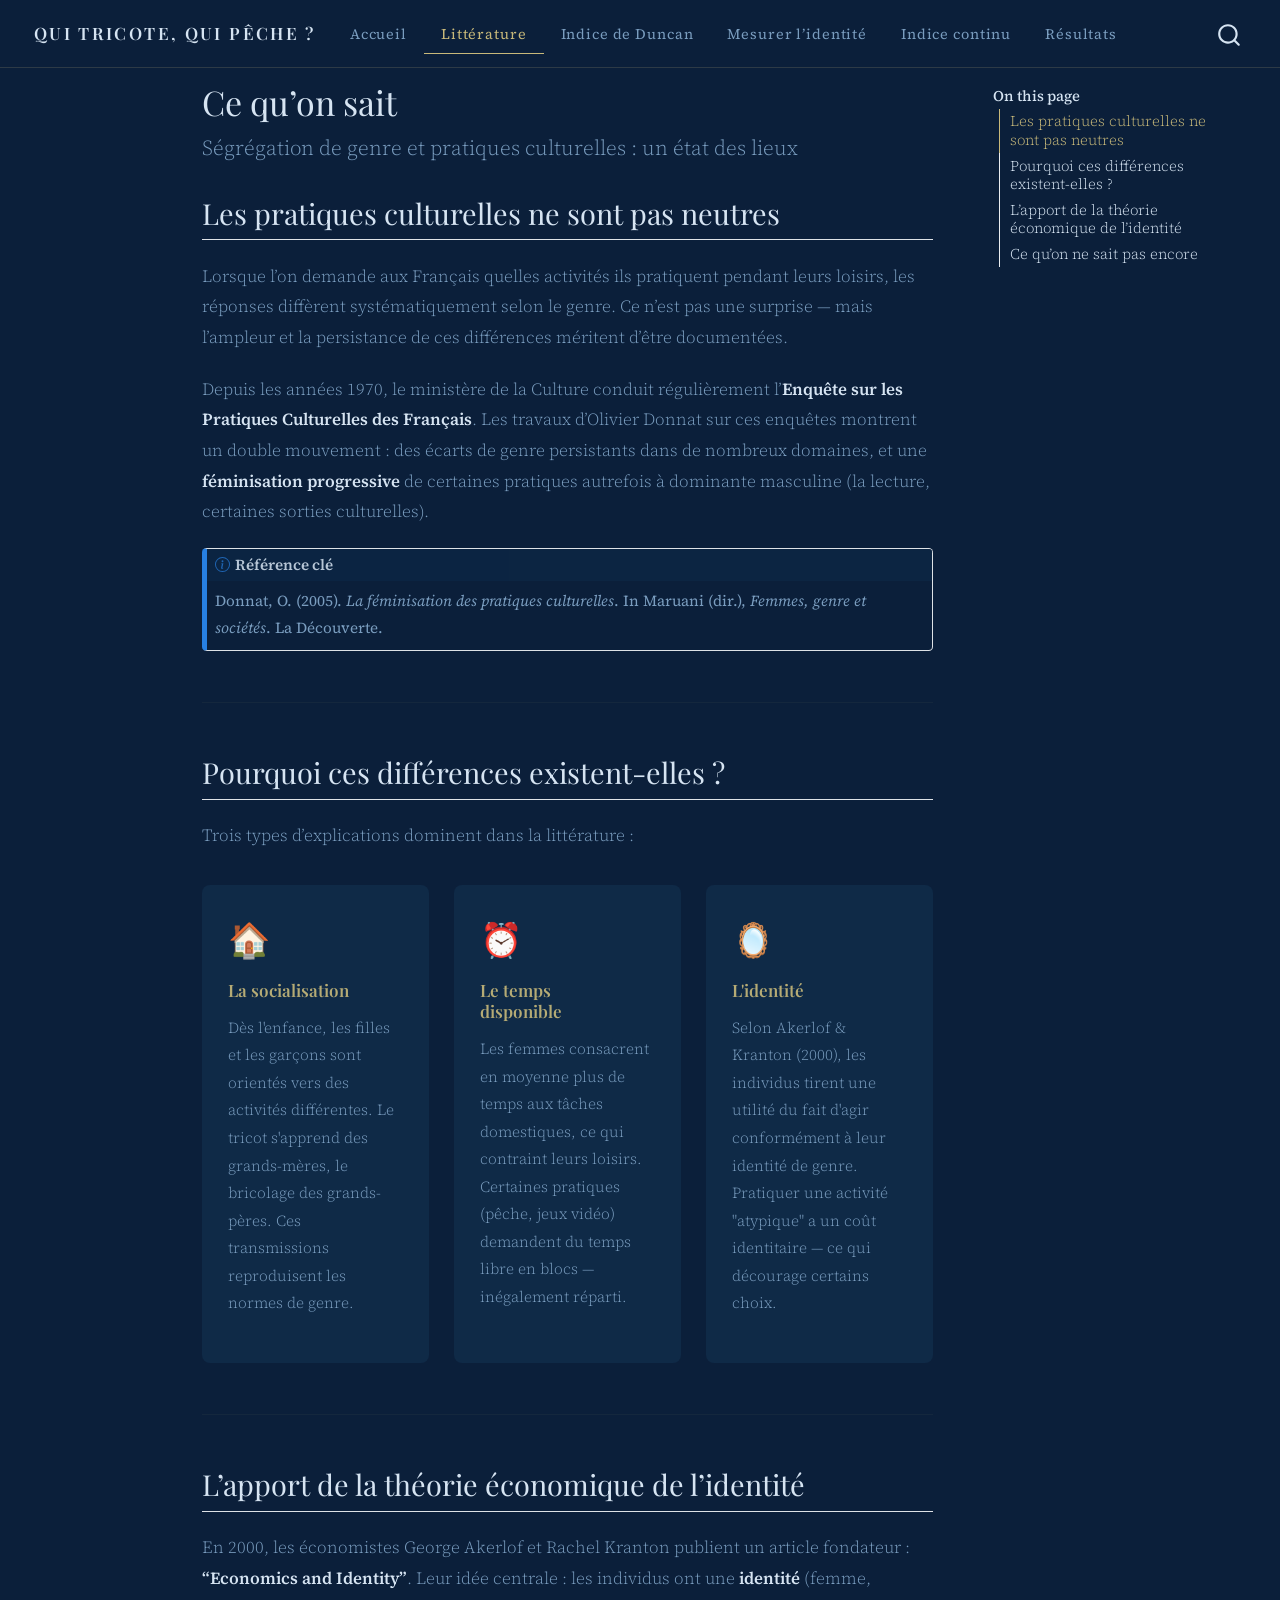
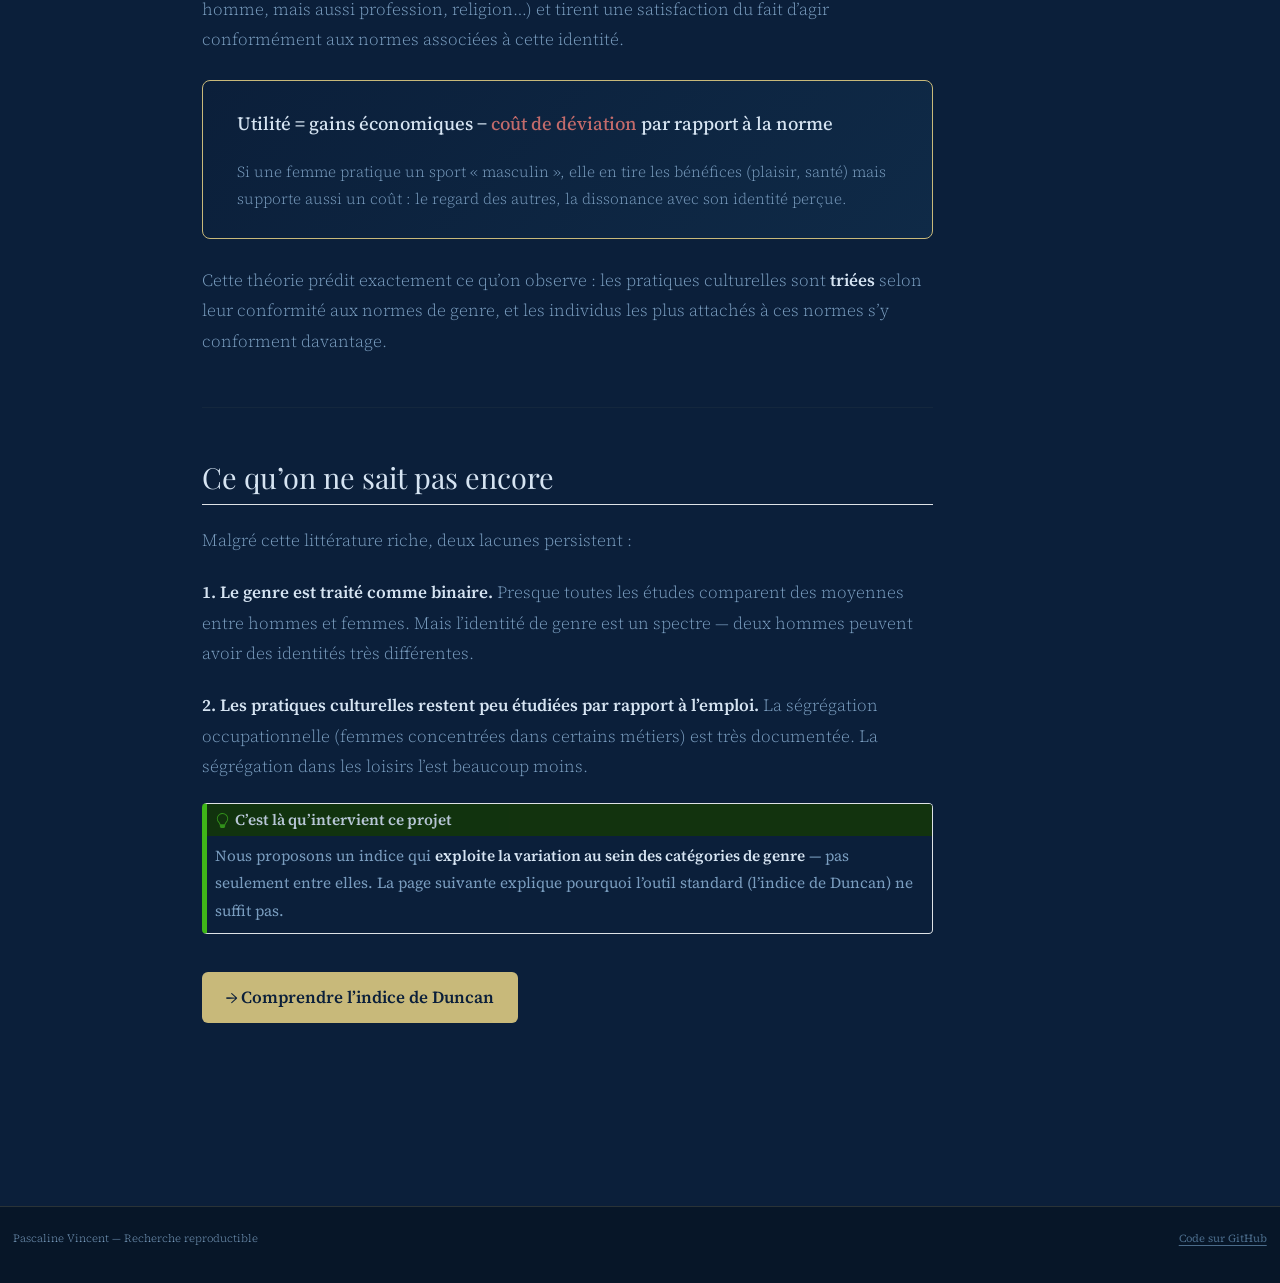
<file: docs/litterature.html>
<!DOCTYPE html>
<html xmlns="http://www.w3.org/1999/xhtml" lang="en" xml:lang="en"><head>

<meta charset="utf-8">
<meta name="generator" content="quarto-1.8.25">

<meta name="viewport" content="width=device-width, initial-scale=1.0, user-scalable=yes">


<title>Ce qu’on sait – Qui tricote, qui pêche ?</title>
<style>
code{white-space: pre-wrap;}
span.smallcaps{font-variant: small-caps;}
div.columns{display: flex; gap: min(4vw, 1.5em);}
div.column{flex: auto; overflow-x: auto;}
div.hanging-indent{margin-left: 1.5em; text-indent: -1.5em;}
ul.task-list{list-style: none;}
ul.task-list li input[type="checkbox"] {
  width: 0.8em;
  margin: 0 0.8em 0.2em -1em; /* quarto-specific, see https://github.com/quarto-dev/quarto-cli/issues/4556 */ 
  vertical-align: middle;
}
</style>


<script src="site_libs/quarto-nav/quarto-nav.js"></script>
<script src="site_libs/quarto-nav/headroom.min.js"></script>
<script src="site_libs/clipboard/clipboard.min.js"></script>
<script src="site_libs/quarto-search/autocomplete.umd.js"></script>
<script src="site_libs/quarto-search/fuse.min.js"></script>
<script src="site_libs/quarto-search/quarto-search.js"></script>
<meta name="quarto:offset" content="./">
<script src="site_libs/quarto-html/quarto.js" type="module"></script>
<script src="site_libs/quarto-html/tabsets/tabsets.js" type="module"></script>
<script src="site_libs/quarto-html/axe/axe-check.js" type="module"></script>
<script src="site_libs/quarto-html/popper.min.js"></script>
<script src="site_libs/quarto-html/tippy.umd.min.js"></script>
<script src="site_libs/quarto-html/anchor.min.js"></script>
<link href="site_libs/quarto-html/tippy.css" rel="stylesheet">
<link href="site_libs/quarto-html/quarto-syntax-highlighting-dark-707d8167ce6003fca903bfe2be84ab7f.css" rel="stylesheet" id="quarto-text-highlighting-styles">
<script src="site_libs/bootstrap/bootstrap.min.js"></script>
<link href="site_libs/bootstrap/bootstrap-icons.css" rel="stylesheet">
<link href="site_libs/bootstrap/bootstrap-16a32a4bcd54b291b68a782817ee74a0.min.css" rel="stylesheet" append-hash="true" id="quarto-bootstrap" data-mode="dark">
<script id="quarto-search-options" type="application/json">{
  "location": "navbar",
  "copy-button": false,
  "collapse-after": 3,
  "panel-placement": "end",
  "type": "overlay",
  "limit": 50,
  "keyboard-shortcut": [
    "f",
    "/",
    "s"
  ],
  "show-item-context": false,
  "language": {
    "search-no-results-text": "No results",
    "search-matching-documents-text": "matching documents",
    "search-copy-link-title": "Copy link to search",
    "search-hide-matches-text": "Hide additional matches",
    "search-more-match-text": "more match in this document",
    "search-more-matches-text": "more matches in this document",
    "search-clear-button-title": "Clear",
    "search-text-placeholder": "",
    "search-detached-cancel-button-title": "Cancel",
    "search-submit-button-title": "Submit",
    "search-label": "Search"
  }
}</script>
<style>html{ scroll-behavior: smooth; }</style>
<link rel="preconnect" href="https://fonts.googleapis.com">
<link href="https://fonts.googleapis.com/css2?family=Playfair+Display:ital,wght@0,600;1,400&amp;family=Source+Serif+4:opsz,wght@8..60,300;8..60,400&amp;family=IBM+Plex+Mono:wght@400&amp;display=swap" rel="stylesheet">


</head>

<body class="nav-fixed quarto-light">

<div id="quarto-search-results"></div>
  <header id="quarto-header" class="headroom fixed-top">
    <nav class="navbar navbar-expand-lg " data-bs-theme="dark">
      <div class="navbar-container container-fluid">
      <div class="navbar-brand-container mx-auto">
    <a href="./index.html" class="navbar-brand navbar-brand-logo">
    </a>
    <a class="navbar-brand" href="./index.html">
    <span class="navbar-title">Qui tricote, qui pêche ?</span>
    </a>
  </div>
            <div id="quarto-search" class="" title="Search"></div>
          <button class="navbar-toggler" type="button" data-bs-toggle="collapse" data-bs-target="#navbarCollapse" aria-controls="navbarCollapse" role="menu" aria-expanded="false" aria-label="Toggle navigation" onclick="if (window.quartoToggleHeadroom) { window.quartoToggleHeadroom(); }">
  <span class="navbar-toggler-icon"></span>
</button>
          <div class="collapse navbar-collapse" id="navbarCollapse">
            <ul class="navbar-nav navbar-nav-scroll me-auto">
  <li class="nav-item">
    <a class="nav-link" href="./index.html"> 
<span class="menu-text">Accueil</span></a>
  </li>  
  <li class="nav-item">
    <a class="nav-link active" href="./litterature.html" aria-current="page"> 
<span class="menu-text">Littérature</span></a>
  </li>  
  <li class="nav-item">
    <a class="nav-link" href="./duncan.html"> 
<span class="menu-text">Indice de Duncan</span></a>
  </li>  
  <li class="nav-item">
    <a class="nav-link" href="./identite.html"> 
<span class="menu-text">Mesurer l’identité</span></a>
  </li>  
  <li class="nav-item">
    <a class="nav-link" href="./indice-continu.html"> 
<span class="menu-text">Indice continu</span></a>
  </li>  
  <li class="nav-item">
    <a class="nav-link" href="./resultats.html"> 
<span class="menu-text">Résultats</span></a>
  </li>  
</ul>
          </div> <!-- /navcollapse -->
            <div class="quarto-navbar-tools">
</div>
      </div> <!-- /container-fluid -->
    </nav>
</header>
<!-- content -->
<div id="quarto-content" class="quarto-container page-columns page-rows-contents page-layout-article page-navbar">
<!-- sidebar -->
<!-- margin-sidebar -->
    <div id="quarto-margin-sidebar" class="sidebar margin-sidebar">
        <nav id="TOC" role="doc-toc" class="toc-active">
    <h2 id="toc-title">On this page</h2>
   
  <ul class="collapse">
  <li><a href="#les-pratiques-culturelles-ne-sont-pas-neutres" id="toc-les-pratiques-culturelles-ne-sont-pas-neutres" class="nav-link active" data-scroll-target="#les-pratiques-culturelles-ne-sont-pas-neutres">Les pratiques culturelles ne sont pas neutres</a></li>
  <li><a href="#pourquoi-ces-différences-existent-elles" id="toc-pourquoi-ces-différences-existent-elles" class="nav-link" data-scroll-target="#pourquoi-ces-différences-existent-elles">Pourquoi ces différences existent-elles ?</a></li>
  <li><a href="#lapport-de-la-théorie-économique-de-lidentité" id="toc-lapport-de-la-théorie-économique-de-lidentité" class="nav-link" data-scroll-target="#lapport-de-la-théorie-économique-de-lidentité">L’apport de la théorie économique de l’identité</a></li>
  <li><a href="#ce-quon-ne-sait-pas-encore" id="toc-ce-quon-ne-sait-pas-encore" class="nav-link" data-scroll-target="#ce-quon-ne-sait-pas-encore">Ce qu’on ne sait pas encore</a></li>
  </ul>
</nav>
    </div>
<!-- main -->
<main class="content" id="quarto-document-content">

<header id="title-block-header" class="quarto-title-block default">
<div class="quarto-title">
<h1 class="title">Ce qu’on sait</h1>
<p class="subtitle lead">Ségrégation de genre et pratiques culturelles : un état des lieux</p>
</div>



<div class="quarto-title-meta">

    
  
    
  </div>
  


</header>


<section id="les-pratiques-culturelles-ne-sont-pas-neutres" class="level2">
<h2 class="anchored" data-anchor-id="les-pratiques-culturelles-ne-sont-pas-neutres">Les pratiques culturelles ne sont pas neutres</h2>
<p>Lorsque l’on demande aux Français quelles activités ils pratiquent pendant leurs loisirs, les réponses diffèrent systématiquement selon le genre. Ce n’est pas une surprise — mais l’ampleur et la persistance de ces différences méritent d’être documentées.</p>
<p>Depuis les années 1970, le ministère de la Culture conduit régulièrement l’<strong>Enquête sur les Pratiques Culturelles des Français</strong>. Les travaux d’Olivier Donnat sur ces enquêtes montrent un double mouvement : des écarts de genre persistants dans de nombreux domaines, et une <strong>féminisation progressive</strong> de certaines pratiques autrefois à dominante masculine (la lecture, certaines sorties culturelles).</p>
<div class="callout callout-style-default callout-note callout-titled">
<div class="callout-header d-flex align-content-center">
<div class="callout-icon-container">
<i class="callout-icon"></i>
</div>
<div class="callout-title-container flex-fill">
<span class="screen-reader-only">Note</span>Référence clé
</div>
</div>
<div class="callout-body-container callout-body">
<p>Donnat, O. (2005). <em>La féminisation des pratiques culturelles</em>. In Maruani (dir.), <em>Femmes, genre et sociétés</em>. La Découverte.</p>
</div>
</div>
<hr>
</section>
<section id="pourquoi-ces-différences-existent-elles" class="level2">
<h2 class="anchored" data-anchor-id="pourquoi-ces-différences-existent-elles">Pourquoi ces différences existent-elles ?</h2>
<p>Trois types d’explications dominent dans la littérature :</p>
<div class="explanation-grid">

<div class="explanation-card">
  <div class="expl-icon">🏠</div>
  <h3 class="anchored">La socialisation</h3>
  <p>Dès l'enfance, les filles et les garçons sont orientés vers des activités différentes. Le tricot s'apprend des grands-mères, le bricolage des grands-pères. Ces transmissions reproduisent les normes de genre.</p>
</div>

<div class="explanation-card">
  <div class="expl-icon">⏰</div>
  <h3 class="anchored">Le temps disponible</h3>
  <p>Les femmes consacrent en moyenne plus de temps aux tâches domestiques, ce qui contraint leurs loisirs. Certaines pratiques (pêche, jeux vidéo) demandent du temps libre en blocs — inégalement réparti.</p>
</div>

<div class="explanation-card">
  <div class="expl-icon">🪞</div>
  <h3 class="anchored">L'identité</h3>
  <p>Selon Akerlof &amp; Kranton (2000), les individus tirent une utilité du fait d'agir conformément à leur identité de genre. Pratiquer une activité "atypique" a un coût identitaire — ce qui décourage certains choix.</p>
</div>

</div>
<hr>
</section>
<section id="lapport-de-la-théorie-économique-de-lidentité" class="level2">
<h2 class="anchored" data-anchor-id="lapport-de-la-théorie-économique-de-lidentité">L’apport de la théorie économique de l’identité</h2>
<p>En 2000, les économistes George Akerlof et Rachel Kranton publient un article fondateur : <strong>“Economics and Identity”</strong>. Leur idée centrale : les individus ont une <strong>identité</strong> (femme, homme, mais aussi profession, religion…) et tirent une satisfaction du fait d’agir conformément aux normes associées à cette identité.</p>
<div class="theory-box">
  <div class="theory-formula">
    Utilité = gains économiques − <span style="color:#C26B6B">coût de déviation</span> par rapport à la norme
  </div>
  <p class="theory-explainer">
    Si une femme pratique un sport « masculin », elle en tire les bénéfices (plaisir, santé) 
    mais supporte aussi un coût : le regard des autres, la dissonance avec son identité perçue.
  </p>
</div>
<p>Cette théorie prédit exactement ce qu’on observe : les pratiques culturelles sont <strong>triées</strong> selon leur conformité aux normes de genre, et les individus les plus attachés à ces normes s’y conforment davantage.</p>
<hr>
</section>
<section id="ce-quon-ne-sait-pas-encore" class="level2">
<h2 class="anchored" data-anchor-id="ce-quon-ne-sait-pas-encore">Ce qu’on ne sait pas encore</h2>
<p>Malgré cette littérature riche, deux lacunes persistent :</p>
<p><strong>1. Le genre est traité comme binaire.</strong> Presque toutes les études comparent des moyennes entre hommes et femmes. Mais l’identité de genre est un spectre — deux hommes peuvent avoir des identités très différentes.</p>
<p><strong>2. Les pratiques culturelles restent peu étudiées par rapport à l’emploi.</strong> La ségrégation occupationnelle (femmes concentrées dans certains métiers) est très documentée. La ségrégation dans les loisirs l’est beaucoup moins.</p>
<div class="callout callout-style-default callout-tip callout-titled">
<div class="callout-header d-flex align-content-center">
<div class="callout-icon-container">
<i class="callout-icon"></i>
</div>
<div class="callout-title-container flex-fill">
<span class="screen-reader-only">Tip</span>C’est là qu’intervient ce projet
</div>
</div>
<div class="callout-body-container callout-body">
<p>Nous proposons un indice qui <strong>exploite la variation au sein des catégories de genre</strong> — pas seulement entre elles. La page suivante explique pourquoi l’outil standard (l’indice de Duncan) ne suffit pas.</p>
</div>
</div>
<p><a href="./duncan.html" class="btn-next">→ Comprendre l’indice de Duncan</a></p>


</section>

</main> <!-- /main -->
<script id="quarto-html-after-body" type="application/javascript">
  window.document.addEventListener("DOMContentLoaded", function (event) {
    const icon = "";
    const anchorJS = new window.AnchorJS();
    anchorJS.options = {
      placement: 'right',
      icon: icon
    };
    anchorJS.add('.anchored');
    const isCodeAnnotation = (el) => {
      for (const clz of el.classList) {
        if (clz.startsWith('code-annotation-')) {                     
          return true;
        }
      }
      return false;
    }
    const onCopySuccess = function(e) {
      // button target
      const button = e.trigger;
      // don't keep focus
      button.blur();
      // flash "checked"
      button.classList.add('code-copy-button-checked');
      var currentTitle = button.getAttribute("title");
      button.setAttribute("title", "Copied!");
      let tooltip;
      if (window.bootstrap) {
        button.setAttribute("data-bs-toggle", "tooltip");
        button.setAttribute("data-bs-placement", "left");
        button.setAttribute("data-bs-title", "Copied!");
        tooltip = new bootstrap.Tooltip(button, 
          { trigger: "manual", 
            customClass: "code-copy-button-tooltip",
            offset: [0, -8]});
        tooltip.show();    
      }
      setTimeout(function() {
        if (tooltip) {
          tooltip.hide();
          button.removeAttribute("data-bs-title");
          button.removeAttribute("data-bs-toggle");
          button.removeAttribute("data-bs-placement");
        }
        button.setAttribute("title", currentTitle);
        button.classList.remove('code-copy-button-checked');
      }, 1000);
      // clear code selection
      e.clearSelection();
    }
    const getTextToCopy = function(trigger) {
      const outerScaffold = trigger.parentElement.cloneNode(true);
      const codeEl = outerScaffold.querySelector('code');
      for (const childEl of codeEl.children) {
        if (isCodeAnnotation(childEl)) {
          childEl.remove();
        }
      }
      return codeEl.innerText;
    }
    const clipboard = new window.ClipboardJS('.code-copy-button:not([data-in-quarto-modal])', {
      text: getTextToCopy
    });
    clipboard.on('success', onCopySuccess);
    if (window.document.getElementById('quarto-embedded-source-code-modal')) {
      const clipboardModal = new window.ClipboardJS('.code-copy-button[data-in-quarto-modal]', {
        text: getTextToCopy,
        container: window.document.getElementById('quarto-embedded-source-code-modal')
      });
      clipboardModal.on('success', onCopySuccess);
    }
      var localhostRegex = new RegExp(/^(?:http|https):\/\/localhost\:?[0-9]*\//);
      var mailtoRegex = new RegExp(/^mailto:/);
        var filterRegex = new RegExp('/' + window.location.host + '/');
      var isInternal = (href) => {
          return filterRegex.test(href) || localhostRegex.test(href) || mailtoRegex.test(href);
      }
      // Inspect non-navigation links and adorn them if external
     var links = window.document.querySelectorAll('a[href]:not(.nav-link):not(.navbar-brand):not(.toc-action):not(.sidebar-link):not(.sidebar-item-toggle):not(.pagination-link):not(.no-external):not([aria-hidden]):not(.dropdown-item):not(.quarto-navigation-tool):not(.about-link)');
      for (var i=0; i<links.length; i++) {
        const link = links[i];
        if (!isInternal(link.href)) {
          // undo the damage that might have been done by quarto-nav.js in the case of
          // links that we want to consider external
          if (link.dataset.originalHref !== undefined) {
            link.href = link.dataset.originalHref;
          }
        }
      }
    function tippyHover(el, contentFn, onTriggerFn, onUntriggerFn) {
      const config = {
        allowHTML: true,
        maxWidth: 500,
        delay: 100,
        arrow: false,
        appendTo: function(el) {
            return el.parentElement;
        },
        interactive: true,
        interactiveBorder: 10,
        theme: 'quarto',
        placement: 'bottom-start',
      };
      if (contentFn) {
        config.content = contentFn;
      }
      if (onTriggerFn) {
        config.onTrigger = onTriggerFn;
      }
      if (onUntriggerFn) {
        config.onUntrigger = onUntriggerFn;
      }
      window.tippy(el, config); 
    }
    const noterefs = window.document.querySelectorAll('a[role="doc-noteref"]');
    for (var i=0; i<noterefs.length; i++) {
      const ref = noterefs[i];
      tippyHover(ref, function() {
        // use id or data attribute instead here
        let href = ref.getAttribute('data-footnote-href') || ref.getAttribute('href');
        try { href = new URL(href).hash; } catch {}
        const id = href.replace(/^#\/?/, "");
        const note = window.document.getElementById(id);
        if (note) {
          return note.innerHTML;
        } else {
          return "";
        }
      });
    }
    const xrefs = window.document.querySelectorAll('a.quarto-xref');
    const processXRef = (id, note) => {
      // Strip column container classes
      const stripColumnClz = (el) => {
        el.classList.remove("page-full", "page-columns");
        if (el.children) {
          for (const child of el.children) {
            stripColumnClz(child);
          }
        }
      }
      stripColumnClz(note)
      if (id === null || id.startsWith('sec-')) {
        // Special case sections, only their first couple elements
        const container = document.createElement("div");
        if (note.children && note.children.length > 2) {
          container.appendChild(note.children[0].cloneNode(true));
          for (let i = 1; i < note.children.length; i++) {
            const child = note.children[i];
            if (child.tagName === "P" && child.innerText === "") {
              continue;
            } else {
              container.appendChild(child.cloneNode(true));
              break;
            }
          }
          if (window.Quarto?.typesetMath) {
            window.Quarto.typesetMath(container);
          }
          return container.innerHTML
        } else {
          if (window.Quarto?.typesetMath) {
            window.Quarto.typesetMath(note);
          }
          return note.innerHTML;
        }
      } else {
        // Remove any anchor links if they are present
        const anchorLink = note.querySelector('a.anchorjs-link');
        if (anchorLink) {
          anchorLink.remove();
        }
        if (window.Quarto?.typesetMath) {
          window.Quarto.typesetMath(note);
        }
        if (note.classList.contains("callout")) {
          return note.outerHTML;
        } else {
          return note.innerHTML;
        }
      }
    }
    for (var i=0; i<xrefs.length; i++) {
      const xref = xrefs[i];
      tippyHover(xref, undefined, function(instance) {
        instance.disable();
        let url = xref.getAttribute('href');
        let hash = undefined; 
        if (url.startsWith('#')) {
          hash = url;
        } else {
          try { hash = new URL(url).hash; } catch {}
        }
        if (hash) {
          const id = hash.replace(/^#\/?/, "");
          const note = window.document.getElementById(id);
          if (note !== null) {
            try {
              const html = processXRef(id, note.cloneNode(true));
              instance.setContent(html);
            } finally {
              instance.enable();
              instance.show();
            }
          } else {
            // See if we can fetch this
            fetch(url.split('#')[0])
            .then(res => res.text())
            .then(html => {
              const parser = new DOMParser();
              const htmlDoc = parser.parseFromString(html, "text/html");
              const note = htmlDoc.getElementById(id);
              if (note !== null) {
                const html = processXRef(id, note);
                instance.setContent(html);
              } 
            }).finally(() => {
              instance.enable();
              instance.show();
            });
          }
        } else {
          // See if we can fetch a full url (with no hash to target)
          // This is a special case and we should probably do some content thinning / targeting
          fetch(url)
          .then(res => res.text())
          .then(html => {
            const parser = new DOMParser();
            const htmlDoc = parser.parseFromString(html, "text/html");
            const note = htmlDoc.querySelector('main.content');
            if (note !== null) {
              // This should only happen for chapter cross references
              // (since there is no id in the URL)
              // remove the first header
              if (note.children.length > 0 && note.children[0].tagName === "HEADER") {
                note.children[0].remove();
              }
              const html = processXRef(null, note);
              instance.setContent(html);
            } 
          }).finally(() => {
            instance.enable();
            instance.show();
          });
        }
      }, function(instance) {
      });
    }
        let selectedAnnoteEl;
        const selectorForAnnotation = ( cell, annotation) => {
          let cellAttr = 'data-code-cell="' + cell + '"';
          let lineAttr = 'data-code-annotation="' +  annotation + '"';
          const selector = 'span[' + cellAttr + '][' + lineAttr + ']';
          return selector;
        }
        const selectCodeLines = (annoteEl) => {
          const doc = window.document;
          const targetCell = annoteEl.getAttribute("data-target-cell");
          const targetAnnotation = annoteEl.getAttribute("data-target-annotation");
          const annoteSpan = window.document.querySelector(selectorForAnnotation(targetCell, targetAnnotation));
          const lines = annoteSpan.getAttribute("data-code-lines").split(",");
          const lineIds = lines.map((line) => {
            return targetCell + "-" + line;
          })
          let top = null;
          let height = null;
          let parent = null;
          if (lineIds.length > 0) {
              //compute the position of the single el (top and bottom and make a div)
              const el = window.document.getElementById(lineIds[0]);
              top = el.offsetTop;
              height = el.offsetHeight;
              parent = el.parentElement.parentElement;
            if (lineIds.length > 1) {
              const lastEl = window.document.getElementById(lineIds[lineIds.length - 1]);
              const bottom = lastEl.offsetTop + lastEl.offsetHeight;
              height = bottom - top;
            }
            if (top !== null && height !== null && parent !== null) {
              // cook up a div (if necessary) and position it 
              let div = window.document.getElementById("code-annotation-line-highlight");
              if (div === null) {
                div = window.document.createElement("div");
                div.setAttribute("id", "code-annotation-line-highlight");
                div.style.position = 'absolute';
                parent.appendChild(div);
              }
              div.style.top = top - 2 + "px";
              div.style.height = height + 4 + "px";
              div.style.left = 0;
              let gutterDiv = window.document.getElementById("code-annotation-line-highlight-gutter");
              if (gutterDiv === null) {
                gutterDiv = window.document.createElement("div");
                gutterDiv.setAttribute("id", "code-annotation-line-highlight-gutter");
                gutterDiv.style.position = 'absolute';
                const codeCell = window.document.getElementById(targetCell);
                const gutter = codeCell.querySelector('.code-annotation-gutter');
                gutter.appendChild(gutterDiv);
              }
              gutterDiv.style.top = top - 2 + "px";
              gutterDiv.style.height = height + 4 + "px";
            }
            selectedAnnoteEl = annoteEl;
          }
        };
        const unselectCodeLines = () => {
          const elementsIds = ["code-annotation-line-highlight", "code-annotation-line-highlight-gutter"];
          elementsIds.forEach((elId) => {
            const div = window.document.getElementById(elId);
            if (div) {
              div.remove();
            }
          });
          selectedAnnoteEl = undefined;
        };
          // Handle positioning of the toggle
      window.addEventListener(
        "resize",
        throttle(() => {
          elRect = undefined;
          if (selectedAnnoteEl) {
            selectCodeLines(selectedAnnoteEl);
          }
        }, 10)
      );
      function throttle(fn, ms) {
      let throttle = false;
      let timer;
        return (...args) => {
          if(!throttle) { // first call gets through
              fn.apply(this, args);
              throttle = true;
          } else { // all the others get throttled
              if(timer) clearTimeout(timer); // cancel #2
              timer = setTimeout(() => {
                fn.apply(this, args);
                timer = throttle = false;
              }, ms);
          }
        };
      }
        // Attach click handler to the DT
        const annoteDls = window.document.querySelectorAll('dt[data-target-cell]');
        for (const annoteDlNode of annoteDls) {
          annoteDlNode.addEventListener('click', (event) => {
            const clickedEl = event.target;
            if (clickedEl !== selectedAnnoteEl) {
              unselectCodeLines();
              const activeEl = window.document.querySelector('dt[data-target-cell].code-annotation-active');
              if (activeEl) {
                activeEl.classList.remove('code-annotation-active');
              }
              selectCodeLines(clickedEl);
              clickedEl.classList.add('code-annotation-active');
            } else {
              // Unselect the line
              unselectCodeLines();
              clickedEl.classList.remove('code-annotation-active');
            }
          });
        }
    const findCites = (el) => {
      const parentEl = el.parentElement;
      if (parentEl) {
        const cites = parentEl.dataset.cites;
        if (cites) {
          return {
            el,
            cites: cites.split(' ')
          };
        } else {
          return findCites(el.parentElement)
        }
      } else {
        return undefined;
      }
    };
    var bibliorefs = window.document.querySelectorAll('a[role="doc-biblioref"]');
    for (var i=0; i<bibliorefs.length; i++) {
      const ref = bibliorefs[i];
      const citeInfo = findCites(ref);
      if (citeInfo) {
        tippyHover(citeInfo.el, function() {
          var popup = window.document.createElement('div');
          citeInfo.cites.forEach(function(cite) {
            var citeDiv = window.document.createElement('div');
            citeDiv.classList.add('hanging-indent');
            citeDiv.classList.add('csl-entry');
            var biblioDiv = window.document.getElementById('ref-' + cite);
            if (biblioDiv) {
              citeDiv.innerHTML = biblioDiv.innerHTML;
            }
            popup.appendChild(citeDiv);
          });
          return popup.innerHTML;
        });
      }
    }
  });
  </script>
</div> <!-- /content -->
<footer class="footer">
  <div class="nav-footer">
    <div class="nav-footer-left">
<p>Pascaline Vincent — Recherche reproductible</p>
</div>   
    <div class="nav-footer-center">
      &nbsp;
    </div>
    <div class="nav-footer-right">
<p><a href="https://github.com/pascalinevincent">Code sur GitHub</a></p>
</div>
  </div>
</footer>




<script src="site_libs/quarto-html/zenscroll-min.js"></script>
</body></html>
</file>
<file: docs/site_libs/quarto-html/tippy.css>
.tippy-box[data-animation=fade][data-state=hidden]{opacity:0}[data-tippy-root]{max-width:calc(100vw - 10px)}.tippy-box{position:relative;background-color:#333;color:#fff;border-radius:4px;font-size:14px;line-height:1.4;white-space:normal;outline:0;transition-property:transform,visibility,opacity}.tippy-box[data-placement^=top]>.tippy-arrow{bottom:0}.tippy-box[data-placement^=top]>.tippy-arrow:before{bottom:-7px;left:0;border-width:8px 8px 0;border-top-color:initial;transform-origin:center top}.tippy-box[data-placement^=bottom]>.tippy-arrow{top:0}.tippy-box[data-placement^=bottom]>.tippy-arrow:before{top:-7px;left:0;border-width:0 8px 8px;border-bottom-color:initial;transform-origin:center bottom}.tippy-box[data-placement^=left]>.tippy-arrow{right:0}.tippy-box[data-placement^=left]>.tippy-arrow:before{border-width:8px 0 8px 8px;border-left-color:initial;right:-7px;transform-origin:center left}.tippy-box[data-placement^=right]>.tippy-arrow{left:0}.tippy-box[data-placement^=right]>.tippy-arrow:before{left:-7px;border-width:8px 8px 8px 0;border-right-color:initial;transform-origin:center right}.tippy-box[data-inertia][data-state=visible]{transition-timing-function:cubic-bezier(.54,1.5,.38,1.11)}.tippy-arrow{width:16px;height:16px;color:#333}.tippy-arrow:before{content:"";position:absolute;border-color:transparent;border-style:solid}.tippy-content{position:relative;padding:5px 9px;z-index:1}
</file>
<file: docs/site_libs/quarto-html/quarto-syntax-highlighting-dark-707d8167ce6003fca903bfe2be84ab7f.css>
/* quarto syntax highlight colors */
:root {
  --quarto-hl-al-color: #f07178;
  --quarto-hl-an-color: #d4d0ab;
  --quarto-hl-at-color: #00e0e0;
  --quarto-hl-bn-color: #d4d0ab;
  --quarto-hl-bu-color: #abe338;
  --quarto-hl-ch-color: #abe338;
  --quarto-hl-co-color: #f8f8f2;
  --quarto-hl-cv-color: #ffd700;
  --quarto-hl-cn-color: #ffd700;
  --quarto-hl-cf-color: #ffa07a;
  --quarto-hl-dt-color: #ffa07a;
  --quarto-hl-dv-color: #d4d0ab;
  --quarto-hl-do-color: #f8f8f2;
  --quarto-hl-er-color: #f07178;
  --quarto-hl-ex-color: #00e0e0;
  --quarto-hl-fl-color: #d4d0ab;
  --quarto-hl-fu-color: #ffa07a;
  --quarto-hl-im-color: #abe338;
  --quarto-hl-in-color: #d4d0ab;
  --quarto-hl-kw-color: #ffa07a;
  --quarto-hl-op-color: #ffa07a;
  --quarto-hl-ot-color: #00e0e0;
  --quarto-hl-pp-color: #dcc6e0;
  --quarto-hl-re-color: #00e0e0;
  --quarto-hl-sc-color: #abe338;
  --quarto-hl-ss-color: #abe338;
  --quarto-hl-st-color: #abe338;
  --quarto-hl-va-color: #00e0e0;
  --quarto-hl-vs-color: #abe338;
  --quarto-hl-wa-color: #dcc6e0;
}

/* other quarto variables */
:root {
  --quarto-font-monospace: SFMono-Regular, Menlo, Monaco, Consolas, "Liberation Mono", "Courier New", monospace;
}

/* syntax highlight based on Pandoc's rules */
pre > code.sourceCode > span {
  color: #f8f8f2;
}

code.sourceCode > span {
  color: #f8f8f2;
}

div.sourceCode,
div.sourceCode pre.sourceCode {
  color: #f8f8f2;
}

/* Normal */
code span {
  color: #f8f8f2;
}

/* Alert */
code span.al {
  color: #f07178;
}

/* Annotation */
code span.an {
  color: #d4d0ab;
}

/* Attribute */
code span.at {
  color: #00e0e0;
}

/* BaseN */
code span.bn {
  color: #d4d0ab;
}

/* BuiltIn */
code span.bu {
  color: #abe338;
}

/* ControlFlow */
code span.cf {
  font-weight: bold;
  color: #ffa07a;
}

/* Char */
code span.ch {
  color: #abe338;
}

/* Constant */
code span.cn {
  color: #ffd700;
}

/* Comment */
code span.co {
  font-style: italic;
  color: #f8f8f2;
}

/* CommentVar */
code span.cv {
  color: #ffd700;
}

/* Documentation */
code span.do {
  color: #f8f8f2;
}

/* DataType */
code span.dt {
  color: #ffa07a;
}

/* DecVal */
code span.dv {
  color: #d4d0ab;
}

/* Error */
code span.er {
  color: #f07178;
  text-decoration: underline;
}

/* Extension */
code span.ex {
  font-weight: bold;
  color: #00e0e0;
}

/* Float */
code span.fl {
  color: #d4d0ab;
}

/* Function */
code span.fu {
  color: #ffa07a;
}

/* Import */
code span.im {
  color: #abe338;
}

/* Information */
code span.in {
  color: #d4d0ab;
}

/* Keyword */
code span.kw {
  font-weight: bold;
  color: #ffa07a;
}

/* Operator */
code span.op {
  color: #ffa07a;
}

/* Other */
code span.ot {
  color: #00e0e0;
}

/* Preprocessor */
code span.pp {
  color: #dcc6e0;
}

/* RegionMarker */
code span.re {
  background-color: #f8f8f2;
  color: #00e0e0;
}

/* SpecialChar */
code span.sc {
  color: #abe338;
}

/* SpecialString */
code span.ss {
  color: #abe338;
}

/* String */
code span.st {
  color: #abe338;
}

/* Variable */
code span.va {
  color: #00e0e0;
}

/* VerbatimString */
code span.vs {
  color: #abe338;
}

/* Warning */
code span.wa {
  color: #dcc6e0;
}

.prevent-inlining {
  content: "</";
}

/*# sourceMappingURL=f5ab3bb6f5ded8da9f12dd3a91d3da26.css.map */
</file>
